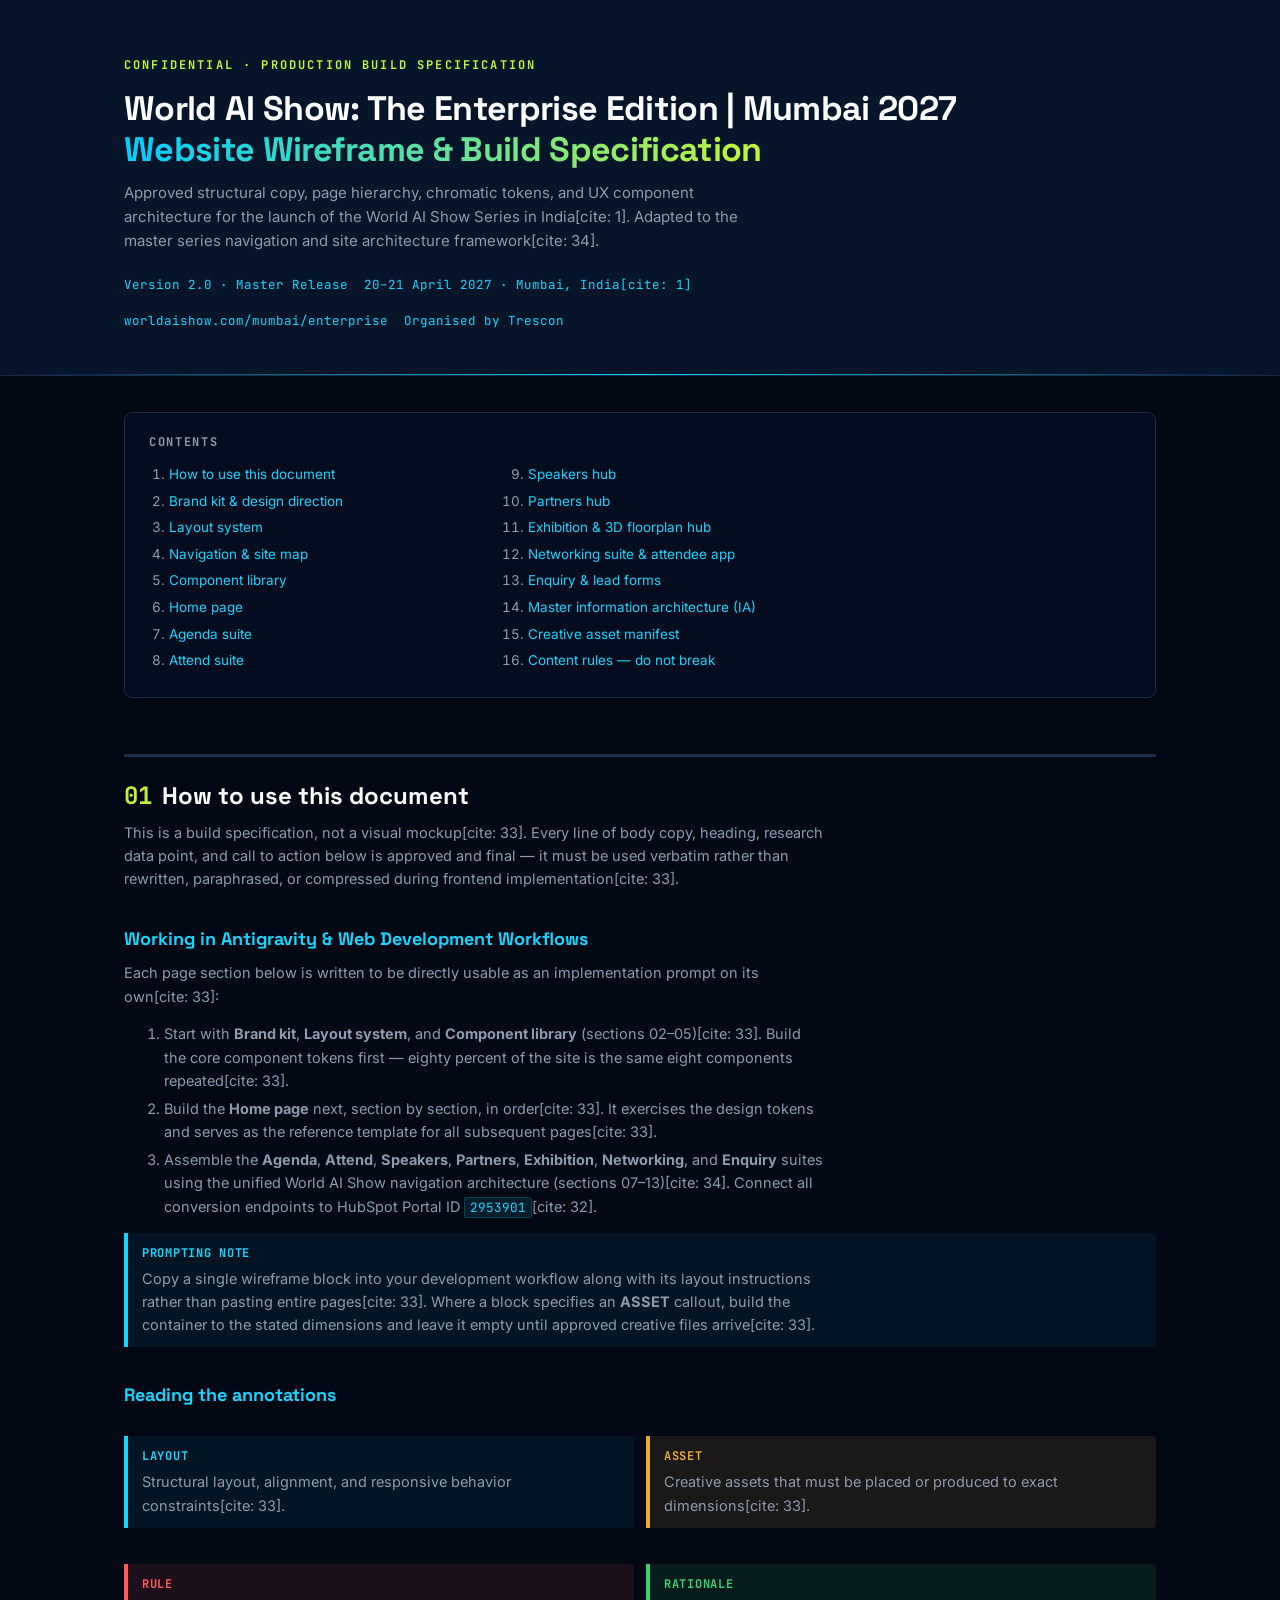
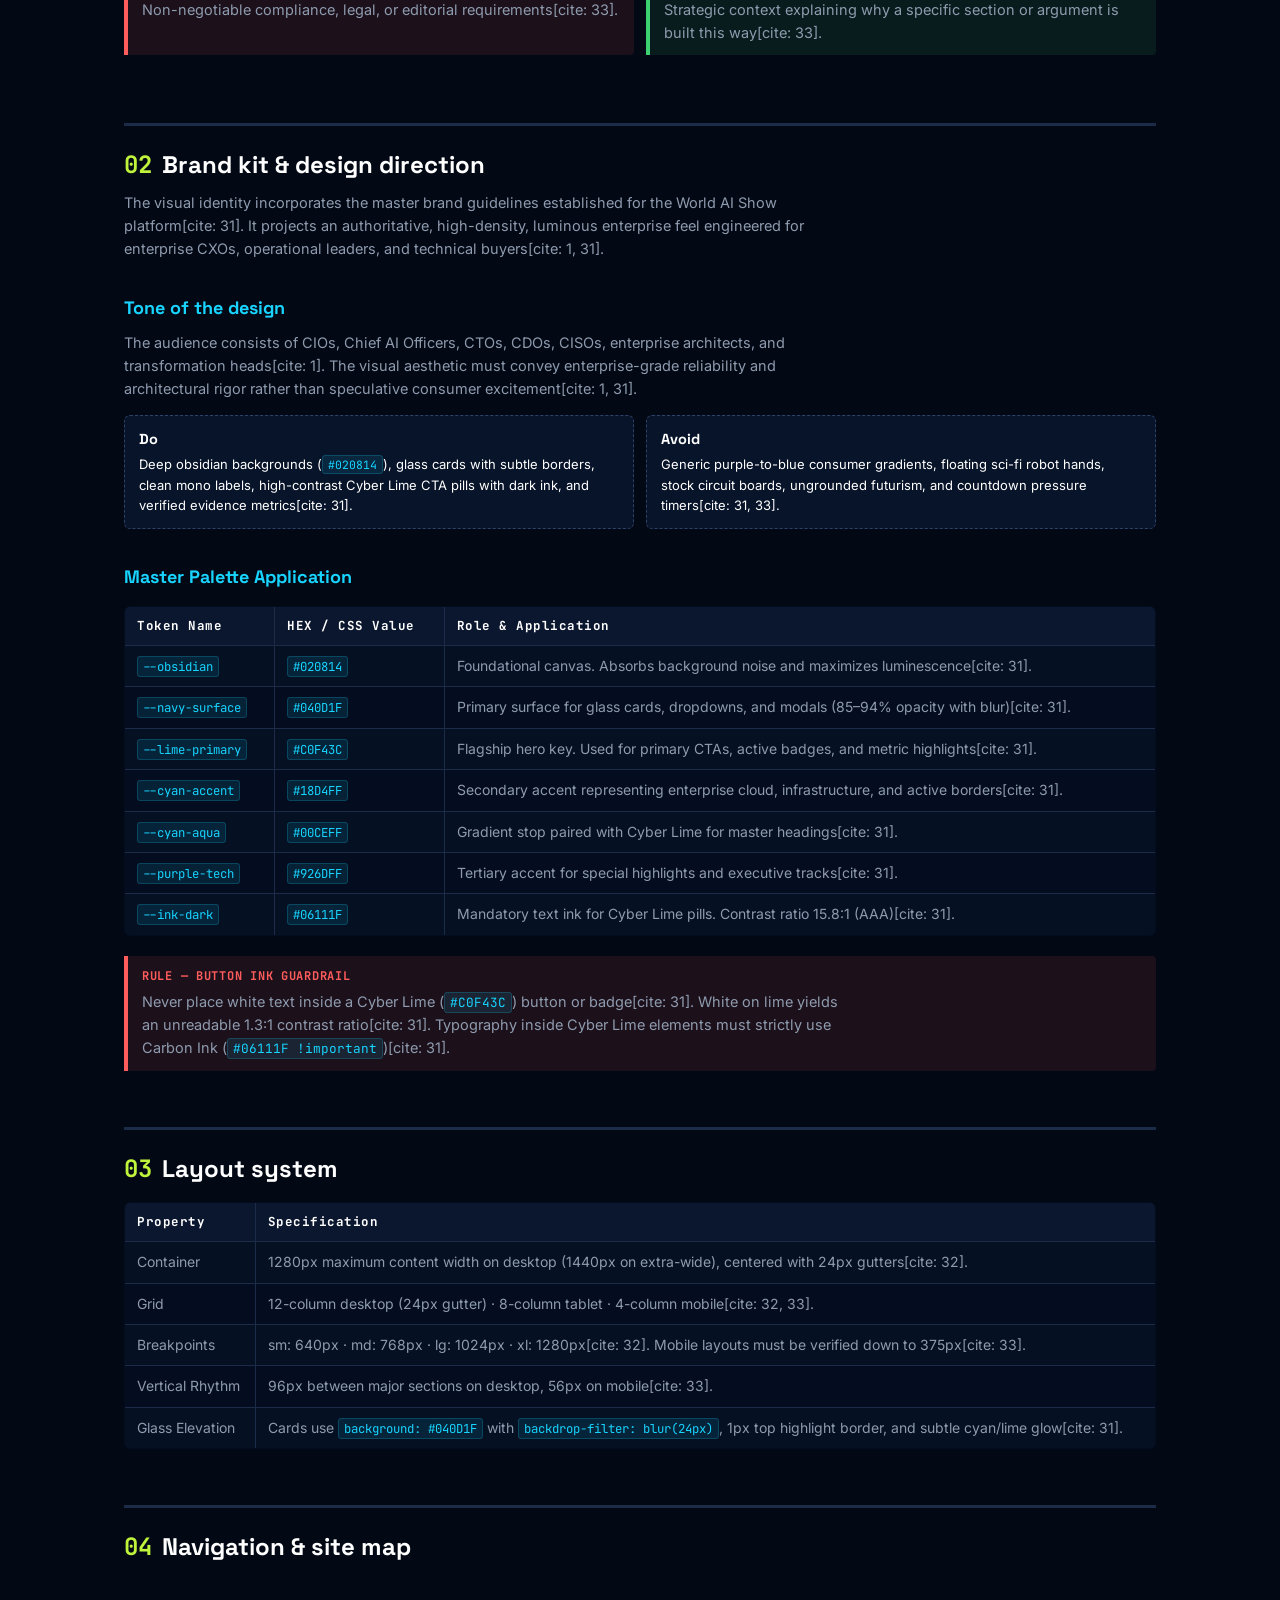
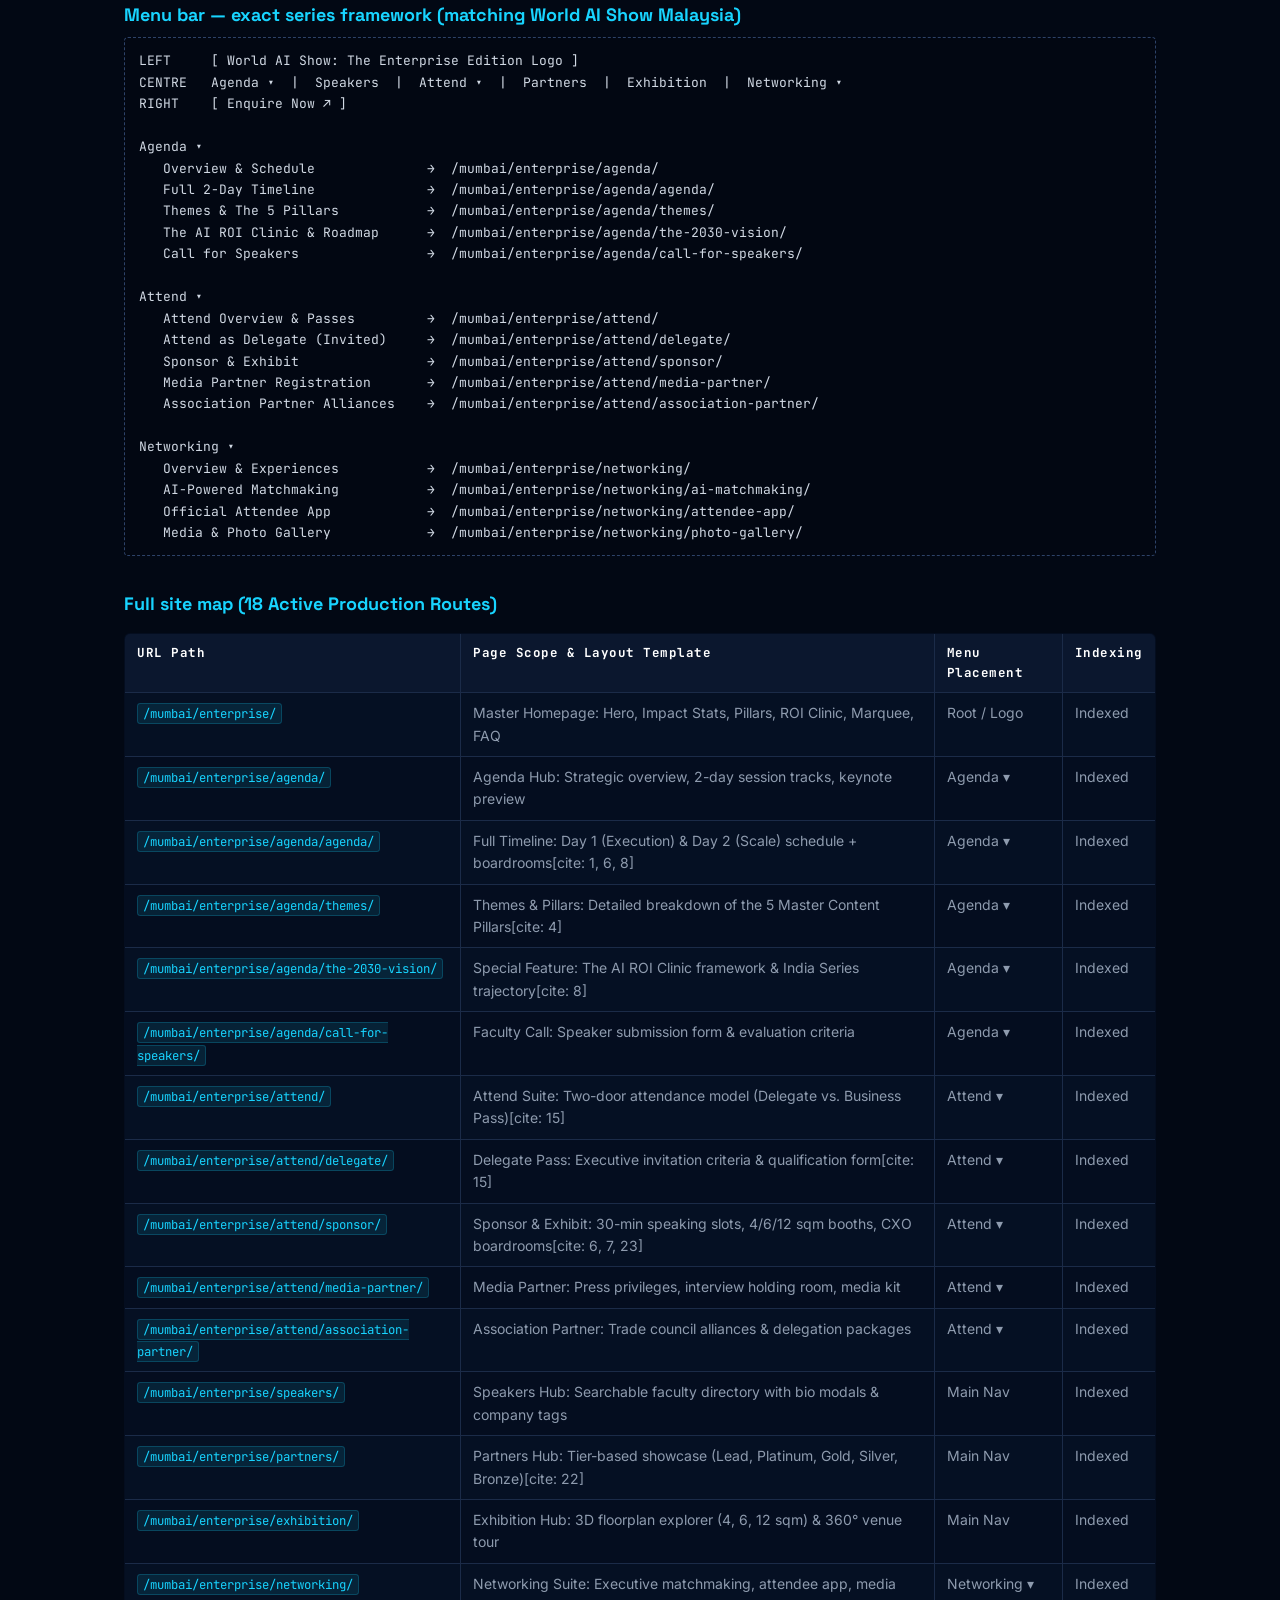
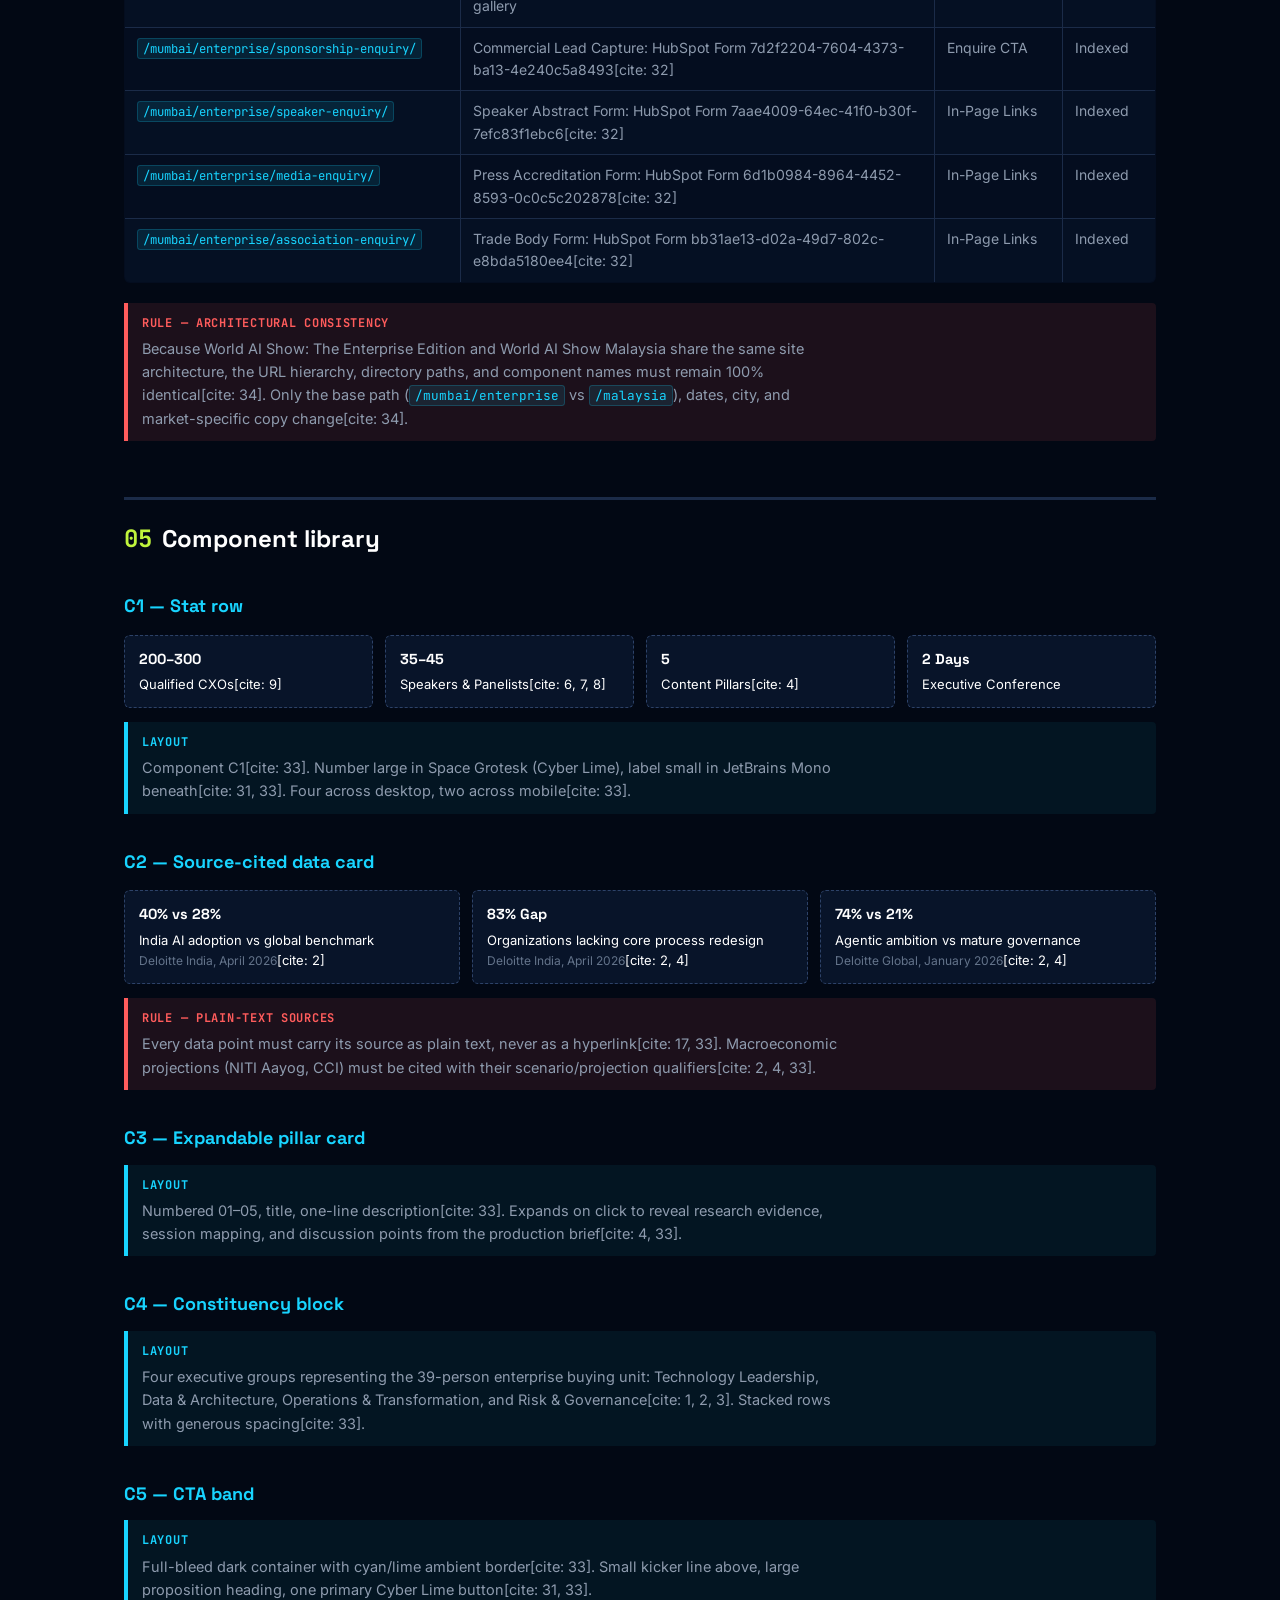
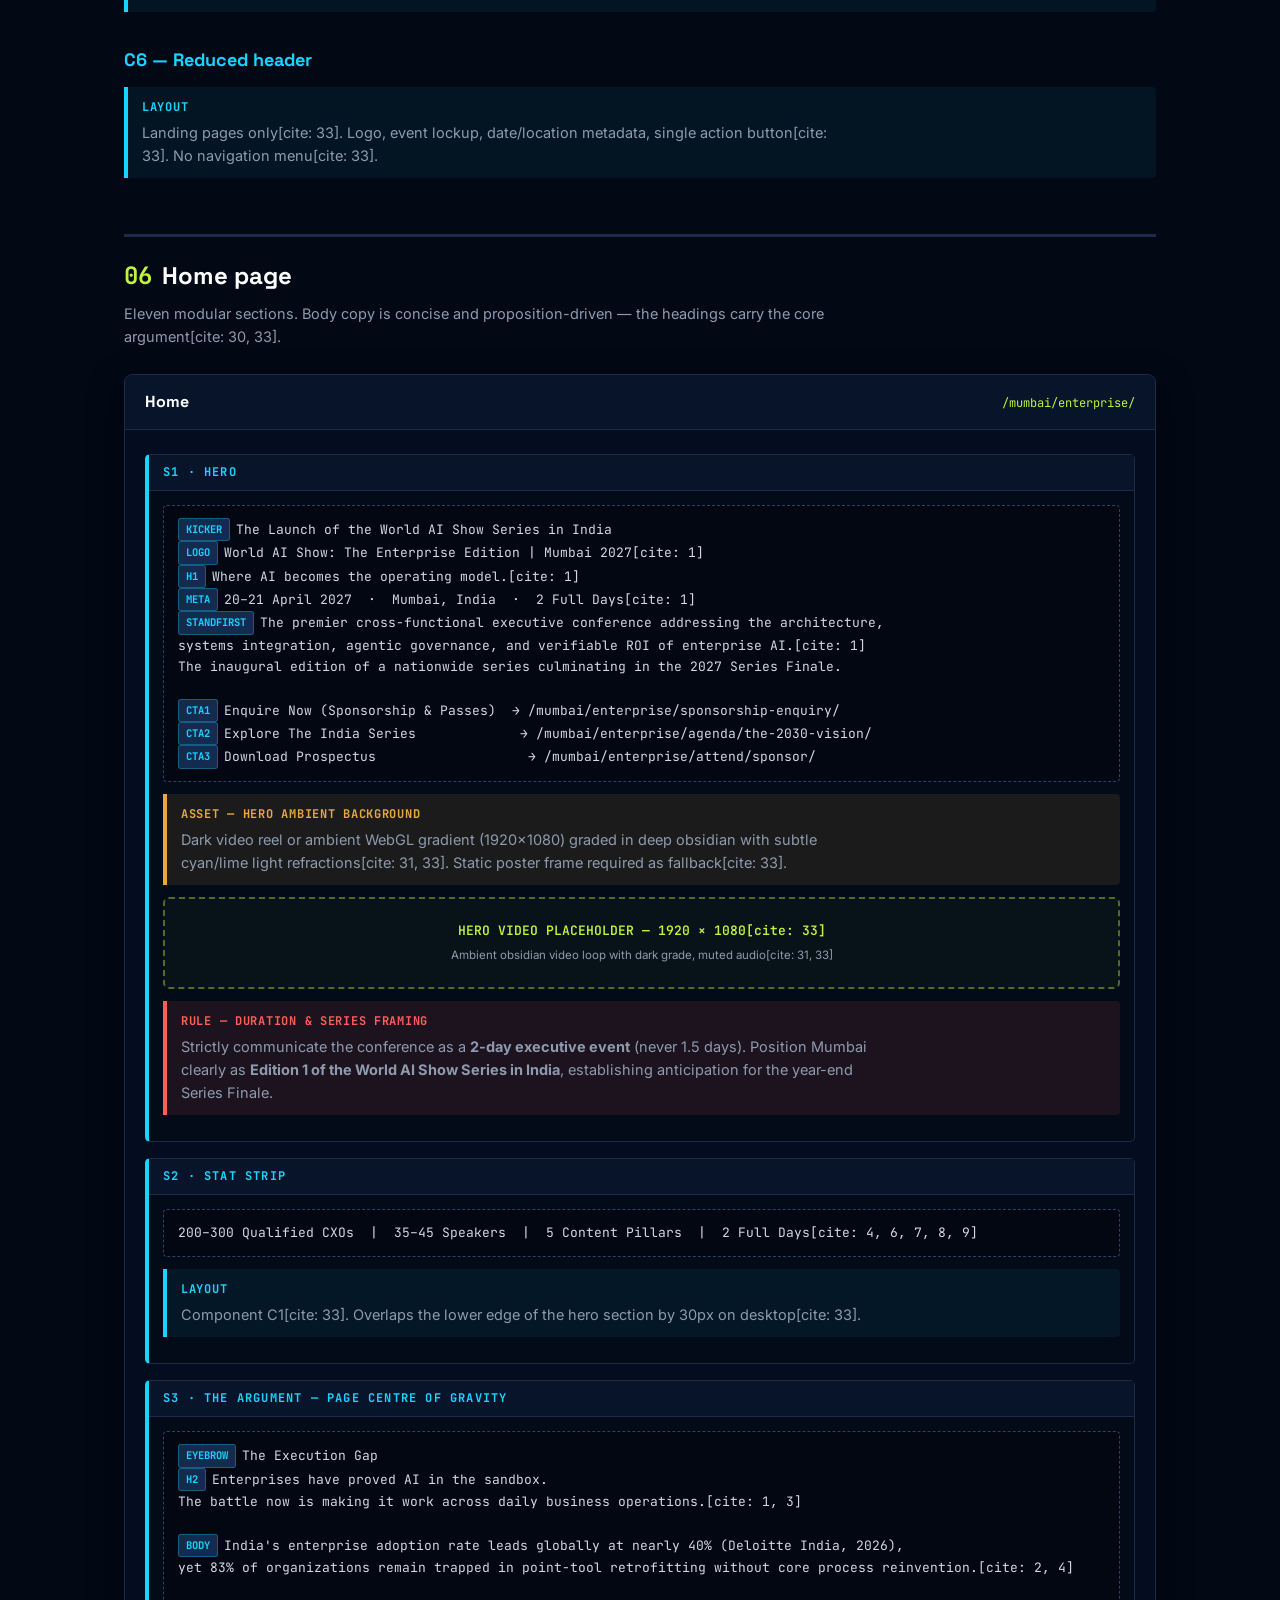
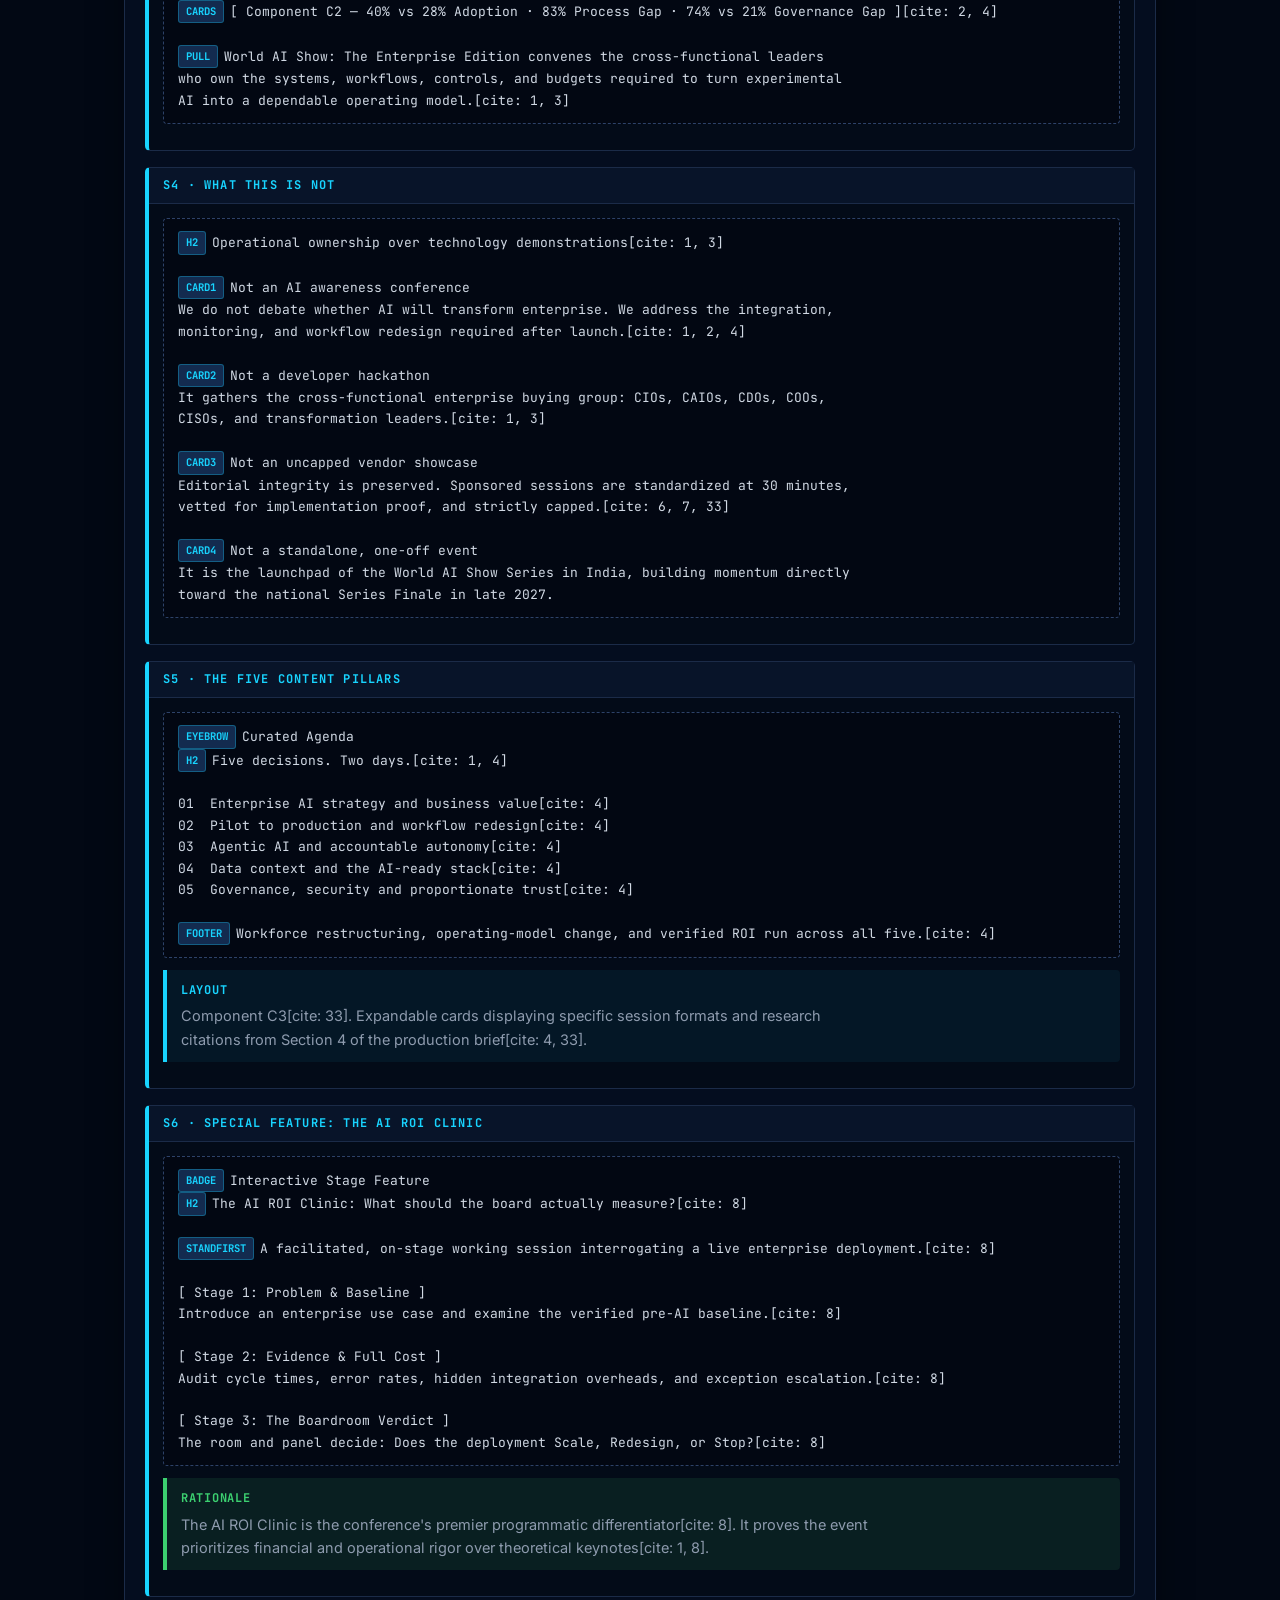
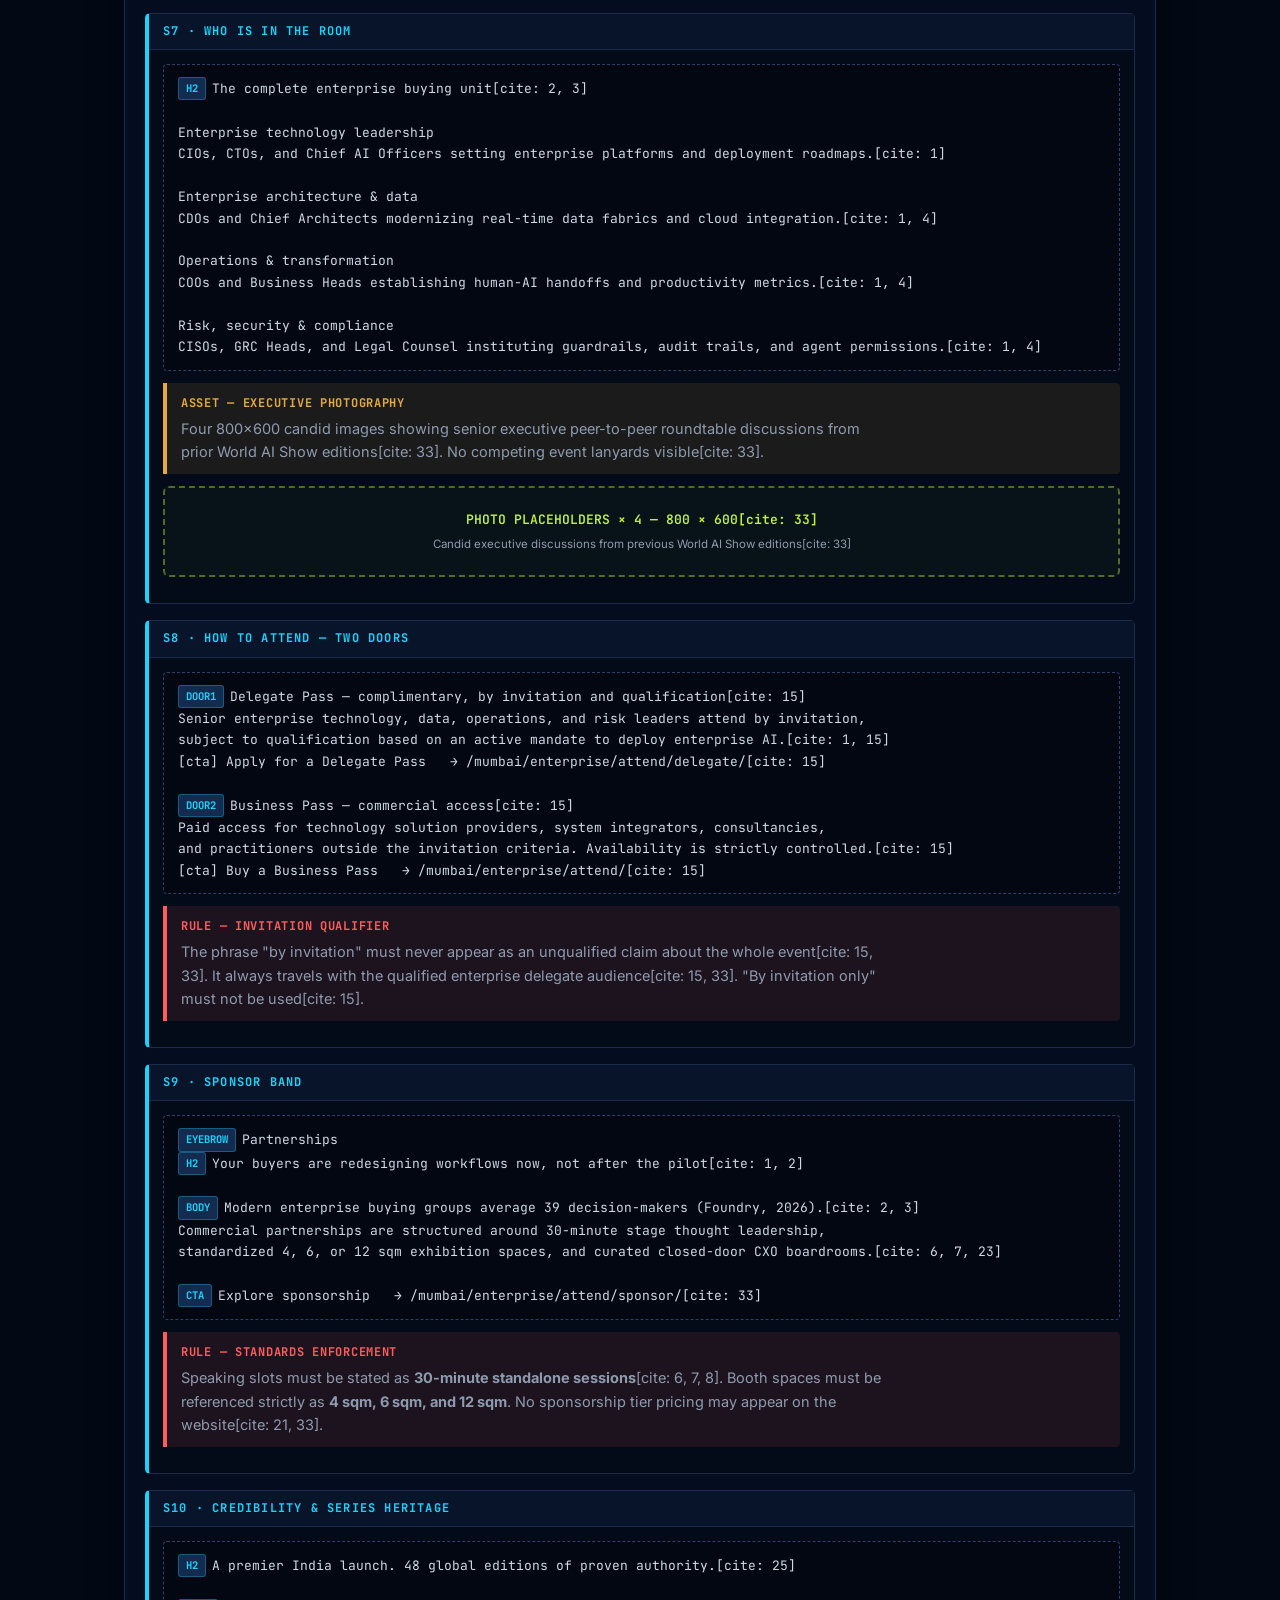
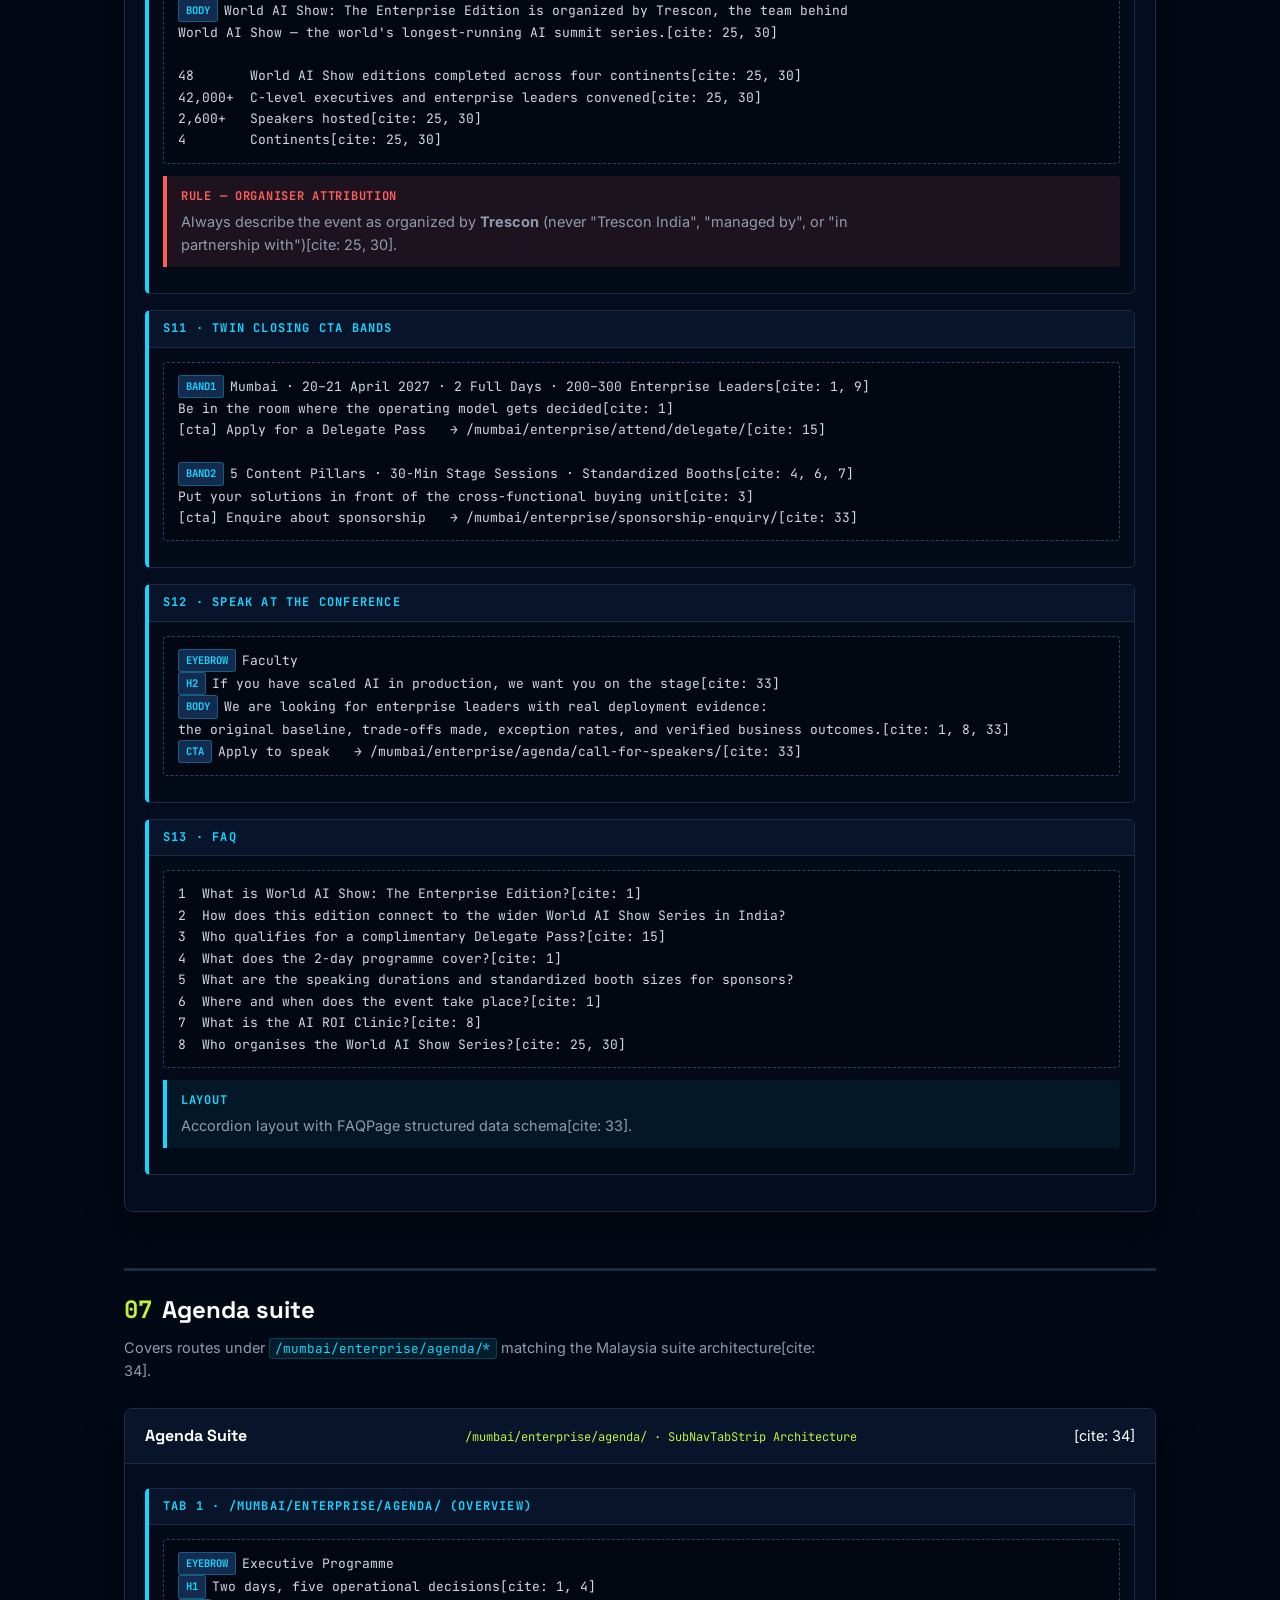
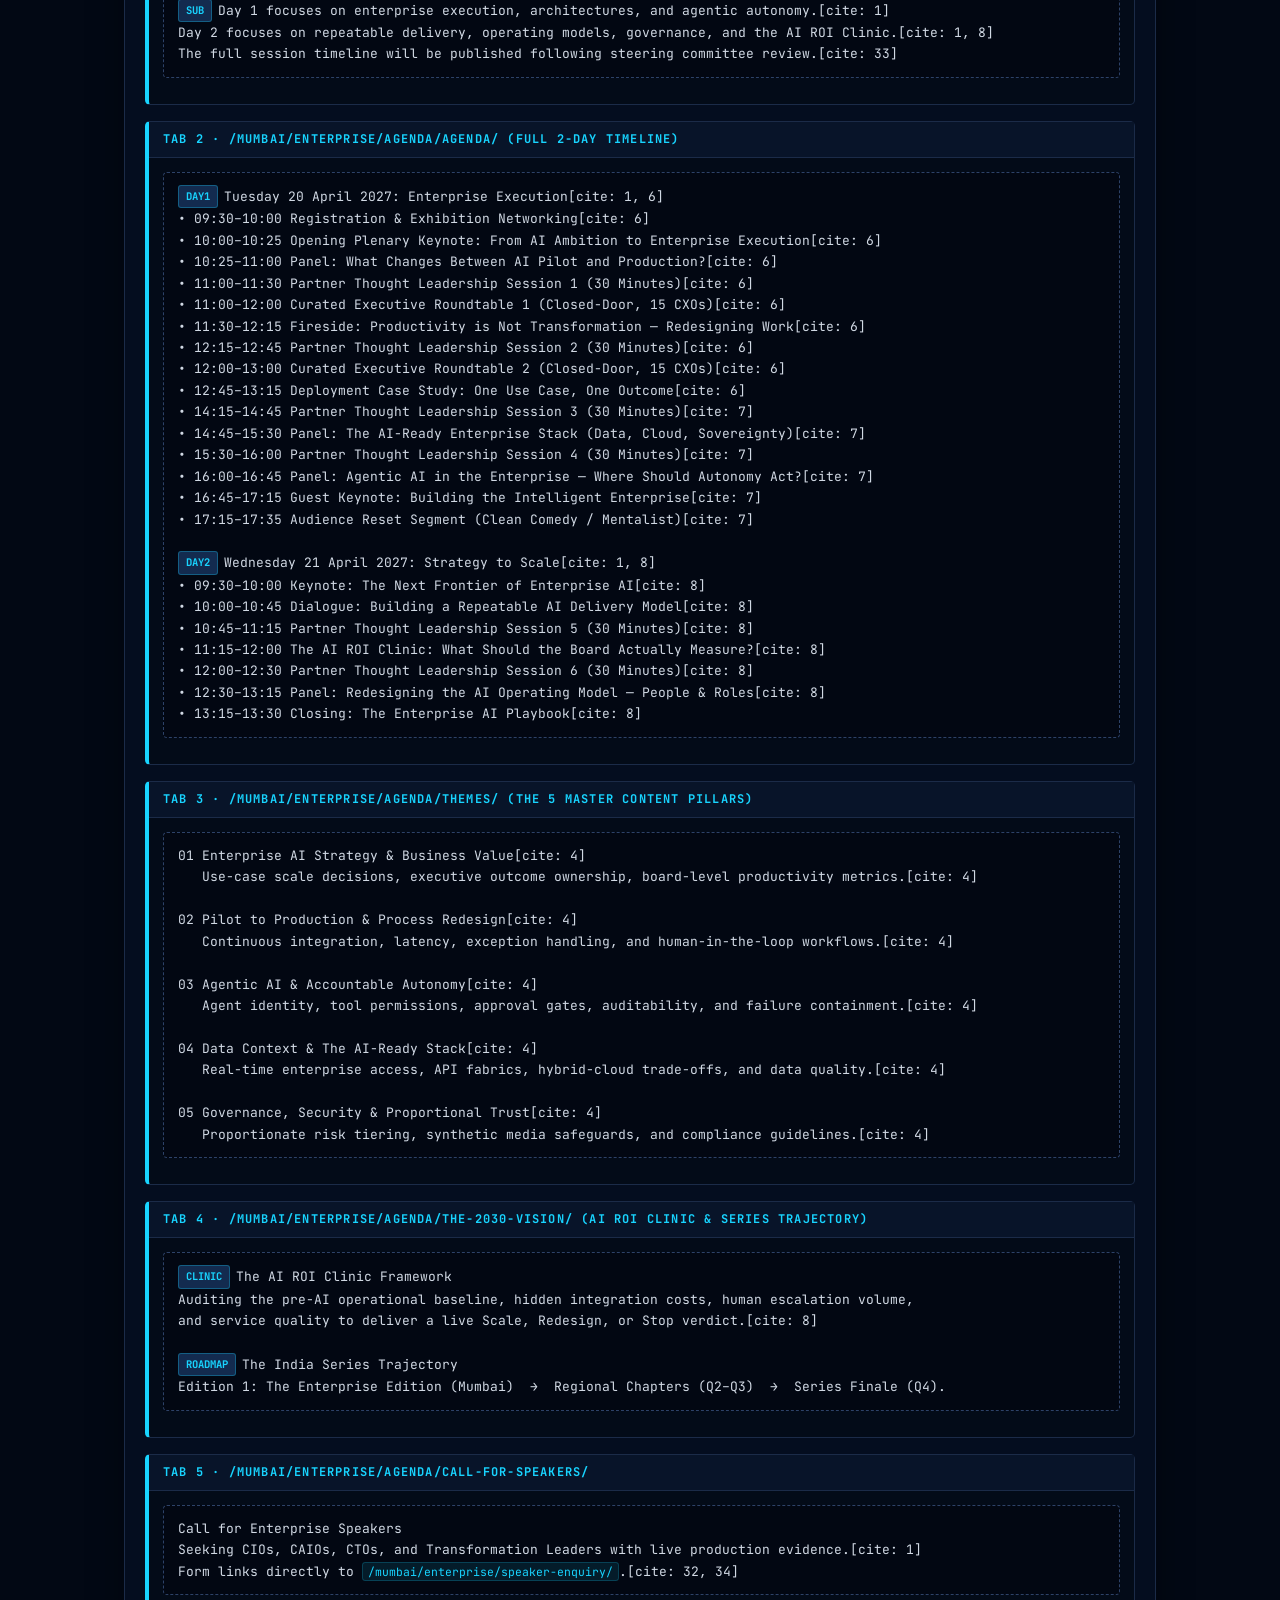
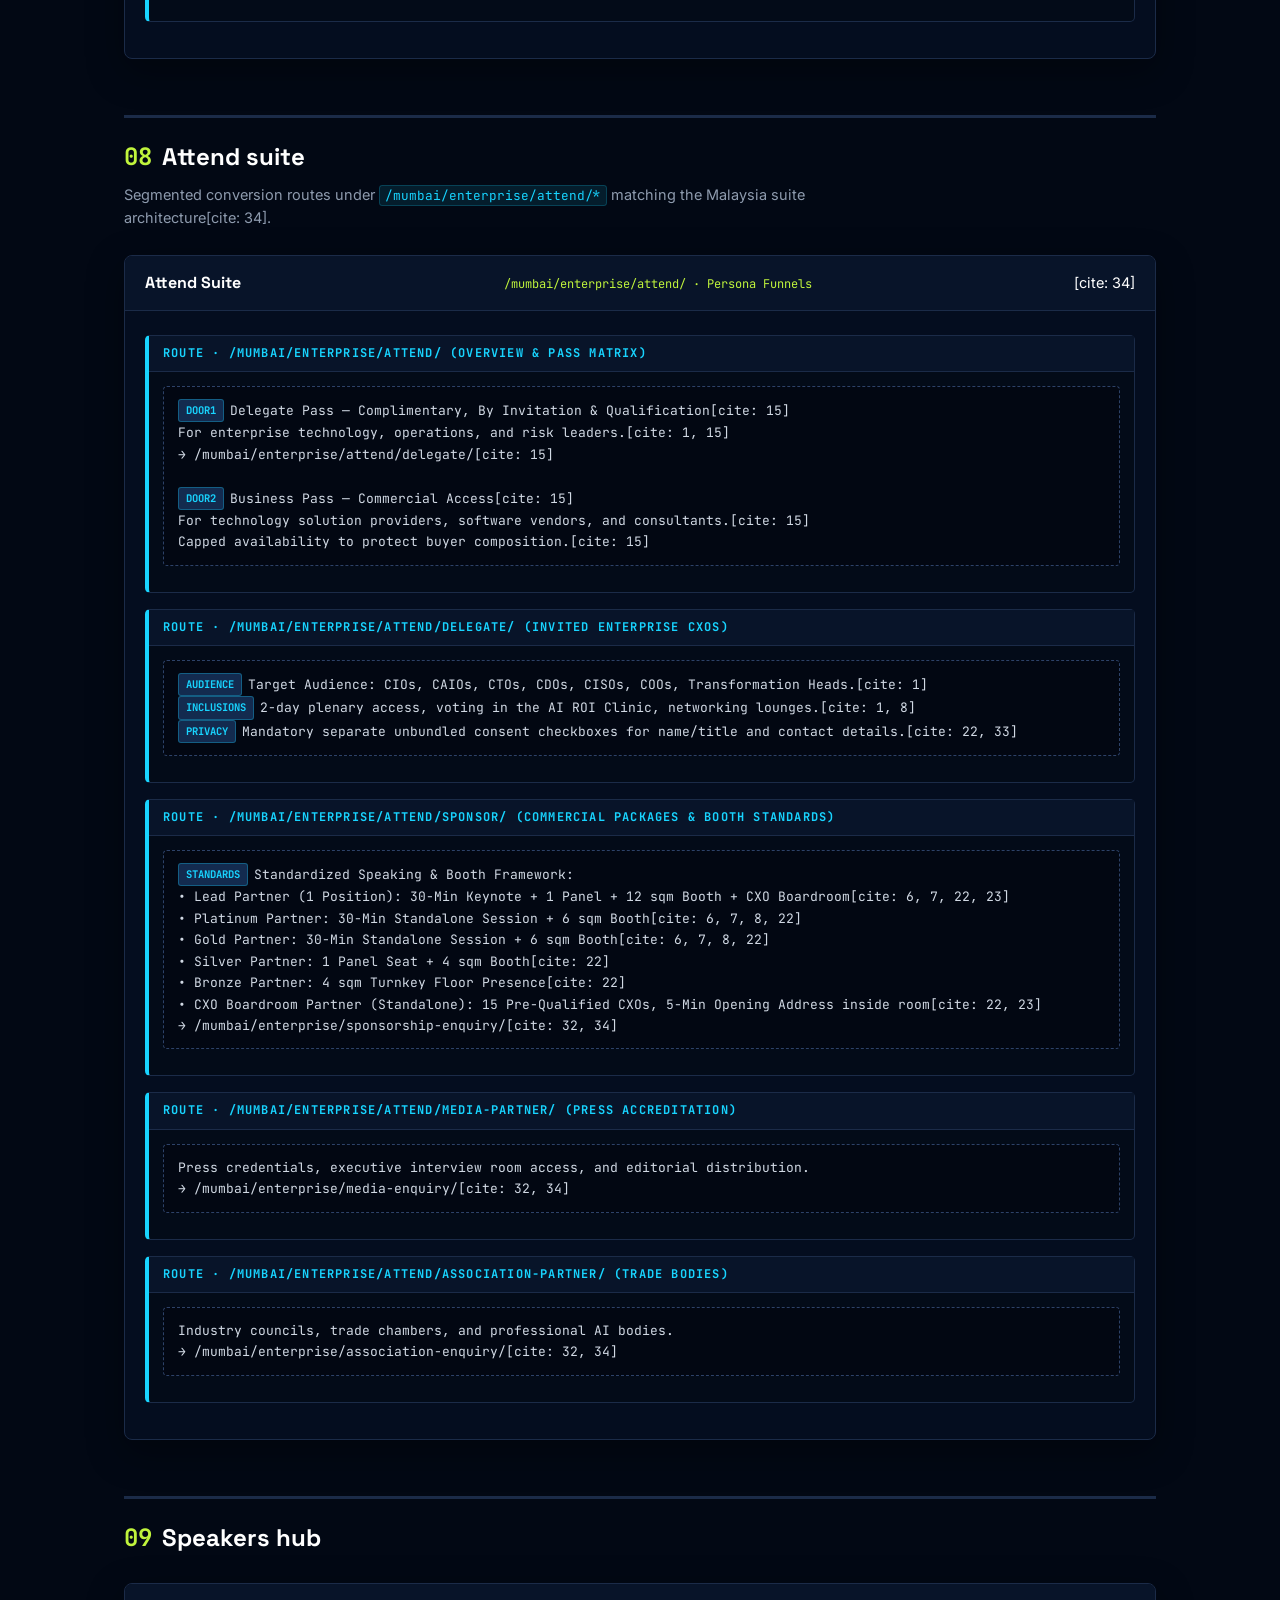
<file: brand/World_AI_Show_Enterprise_Mumbai_2027_Wireframe_Spec.html>
<!DOCTYPE html>
<html lang="en">
<head>
<meta charset="utf-8">
<meta name="viewport" content="width=device-width, initial-scale=1">
<title>World AI Show: The Enterprise Edition | Mumbai 2027 — Website Wireframe &amp; Build Specification</title>
<link rel="preconnect" href="https://fonts.googleapis.com">
<link rel="preconnect" href="https://fonts.gstatic.com" crossorigin>
<link href="https://fonts.googleapis.com/css2?family=Inter:wght@300;400;500;600;700;800&family=JetBrains+Mono:wght@400;500;600;700;800&family=Space+Grotesk:wght@400;500;600;700;850&display=swap" rel="stylesheet">
<style>
  :root {
    /* Brand Chromatic Science & Tokens */
    --obsidian: #020814;
    --navy-surface: #040D1F;
    --navy-card: #081429;
    --navy-header: #07152B;
    --border-dark: #1B2B48;
    --border-wire: #2D4268;
    --lime-primary: #C0F43C;
    --cyan-accent: #18D4FF;
    --cyan-aqua: #00CEFF;
    --purple-tech: #926DFF;
    --ink-dark: #06111F;
    --text-white: #FFFFFF;
    --text-muted: #8E9BAE;
    --text-dim: #64748B;
    --line: #1E2D4A;
    --light-tint: rgba(24, 212, 255, 0.05);
    --amber: #E5A93C;
    --amberbg: rgba(229, 169, 60, 0.1);
    --green: #3CD070;
    --greenbg: rgba(60, 208, 112, 0.1);
    --red: #FF5C5C;
    --redbg: rgba(255, 92, 92, 0.1);

    --font-display: 'Space Grotesk', -apple-system, BlinkMacSystemFont, sans-serif;
    --font-body: 'Inter', -apple-system, BlinkMacSystemFont, sans-serif;
    --font-mono: 'JetBrains Mono', ui-monospace, Menlo, Consolas, monospace;
  }
  * { box-sizing: border-box; }
  body {
    margin: 0;
    font-family: var(--font-body);
    color: var(--text-white);
    background: var(--obsidian);
    line-height: 1.6;
    font-size: 14.5px;
    -webkit-font-smoothing: antialiased;
  }
  .wrap { max-width: 1080px; margin: 0 auto; padding: 0 24px 120px; }

  /* Document Master Header */
  header.doc {
    background: var(--navy-header);
    border-bottom: 1px solid var(--border-dark);
    padding: 56px 0 44px;
    margin-bottom: 36px;
    position: relative;
    overflow: hidden;
  }
  header.doc::after {
    content: "";
    position: absolute;
    bottom: 0; left: 0; right: 0; height: 1px;
    background: linear-gradient(90deg, transparent 0%, var(--cyan-accent) 50%, transparent 100%);
  }
  header.doc .wrap { padding-bottom: 0; }
  header.doc .kicker {
    font-family: var(--font-mono);
    font-size: 12px;
    letter-spacing: .18em;
    text-transform: uppercase;
    color: var(--lime-primary);
    margin: 0 0 14px;
    font-weight: 700;
  }
  header.doc h1 {
    font-family: var(--font-display);
    font-size: 34px;
    line-height: 1.2;
    margin: 0 0 10px;
    font-weight: 850;
    letter-spacing: -0.02em;
  }
  header.doc h1 span {
    background: linear-gradient(90deg, var(--cyan-aqua) 0%, var(--lime-primary) 100%);
    -webkit-background-clip: text;
    -webkit-text-fill-color: transparent;
  }
  header.doc p { margin: 0; color: var(--text-muted); max-width: 72ch; font-size: 15px; }
  header.doc .meta {
    margin-top: 22px;
    font-family: var(--font-mono);
    font-size: 12.5px;
    color: var(--cyan-accent);
    display: flex;
    flex-wrap: wrap;
    gap: 16px;
  }

  /* Table of Contents */
  nav.toc {
    background: var(--navy-surface);
    border: 1px solid var(--border-dark);
    border-radius: 8px;
    padding: 20px 24px;
    margin-bottom: 40px;
  }
  nav.toc h2 {
    font-family: var(--font-mono);
    font-size: 12px;
    letter-spacing: .14em;
    text-transform: uppercase;
    color: var(--text-muted);
    margin: 0 0 12px;
  }
  nav.toc ol { margin: 0; padding-left: 20px; columns: 2; column-gap: 36px; }
  nav.toc li { margin-bottom: 5px; font-size: 13.5px; }
  nav.toc a { color: var(--cyan-accent); text-decoration: none; transition: color 0.15s ease; }
  nav.toc a:hover { color: var(--lime-primary); text-decoration: underline; }

  /* Typography & Structure */
  h2.sec {
    font-family: var(--font-display);
    font-size: 24px;
    margin: 56px 0 6px;
    padding-top: 20px;
    border-top: 3px solid var(--border-dark);
    color: var(--text-white);
  }
  h2.sec .num {
    font-family: var(--font-mono);
    color: var(--lime-primary);
    font-variant-numeric: tabular-nums;
    margin-right: 10px;
  }
  h3 { font-family: var(--font-display); font-size: 18px; margin: 34px 0 8px; color: var(--cyan-accent); }
  h4 { font-family: var(--font-display); font-size: 15px; margin: 22px 0 6px; color: var(--text-white); }
  p { margin: 0 0 12px; max-width: 78ch; color: var(--text-muted); }
  ul, ol { max-width: 78ch; color: var(--text-muted); }
  li { margin-bottom: 5px; }
  code {
    font-family: var(--font-mono);
    font-size: .88em;
    background: rgba(24, 212, 255, 0.1);
    color: var(--cyan-accent);
    padding: 1px 5px;
    border-radius: 3px;
    border: 1px solid rgba(24, 212, 255, 0.2);
  }

  /* Tables */
  table {
    border-collapse: collapse;
    width: 100%;
    margin: 14px 0 20px;
    font-size: 14px;
    background: var(--navy-surface);
    border: 1px solid var(--border-dark);
    border-radius: 6px;
    overflow: hidden;
  }
  th, td { border: 1px solid var(--border-dark); padding: 9px 12px; text-align: left; vertical-align: top; }
  th {
    background: #0B172E;
    color: var(--text-white);
    font-weight: 700;
    font-family: var(--font-mono);
    font-size: 12.5px;
    letter-spacing: 0.04em;
  }
  tr:nth-child(even) td { background: rgba(8, 20, 41, 0.4); }
  td { color: var(--text-muted); }
  td strong, td b { color: var(--text-white); }

  /* Page Module Block */
  .page {
    background: var(--navy-surface);
    border: 1px solid var(--border-dark);
    border-radius: 8px;
    margin: 26px 0;
    overflow: hidden;
    box-shadow: 0 12px 36px rgba(0,0,0,0.35);
  }
  .page > .ph {
    background: #081429;
    color: var(--text-white);
    padding: 14px 20px;
    display: flex;
    justify-content: space-between;
    align-items: baseline;
    flex-wrap: wrap;
    gap: 8px;
    border-bottom: 1px solid var(--border-dark);
  }
  .page > .ph .t { font-family: var(--font-display); font-weight: 700; font-size: 16px; }
  .page > .ph .u { font-family: var(--font-mono); font-size: 12px; color: var(--lime-primary); }
  .page > .pb { padding: 8px 20px 20px; }

  /* Wireframe Container Block */
  .blk {
    border: 1px solid var(--border-dark);
    border-left: 4px solid var(--cyan-accent);
    border-radius: 5px;
    margin: 16px 0;
    background: #030B18;
  }
  .blk > .bh {
    background: var(--navy-card);
    padding: 8px 14px;
    font-family: var(--font-mono);
    font-size: 12px;
    letter-spacing: .1em;
    text-transform: uppercase;
    color: var(--cyan-accent);
    font-weight: 700;
    border-bottom: 1px solid var(--border-dark);
  }
  .blk > .bb { padding: 14px; }
  .copy {
    font-family: var(--font-mono);
    font-size: 13px;
    line-height: 1.65;
    white-space: pre-wrap;
    background: #020712;
    border: 1px dashed var(--border-wire);
    border-radius: 4px;
    padding: 12px 14px;
    margin: 0 0 12px;
    color: #D1D9E4;
  }
  .lbl {
    display: inline-block;
    font-family: var(--font-mono);
    font-size: 10.5px;
    background: #132B4F;
    color: var(--cyan-accent);
    padding: 2px 7px;
    border-radius: 3px;
    margin-right: 6px;
    vertical-align: 1px;
    border: 1px solid rgba(24, 212, 255, 0.3);
    text-transform: uppercase;
    font-weight: bold;
  }

  /* Callouts & Alert Banners */
  .note { border-left: 4px solid var(--cyan-accent); background: rgba(24, 212, 255, 0.06); padding: 11px 14px; margin: 12px 0; border-radius: 0 4px 4px 0; }
  .note .h { font-family: var(--font-mono); font-weight: 700; color: var(--cyan-accent); font-size: 12px; letter-spacing: .06em; text-transform: uppercase; margin-bottom: 4px; }
  .asset { border-left: 4px solid var(--amber); background: var(--amberbg); padding: 11px 14px; margin: 12px 0; border-radius: 0 4px 4px 0; }
  .asset .h { font-family: var(--font-mono); font-weight: 700; color: var(--amber); font-size: 12px; letter-spacing: .06em; text-transform: uppercase; margin-bottom: 4px; }
  .rule { border-left: 4px solid var(--red); background: var(--redbg); padding: 11px 14px; margin: 12px 0; border-radius: 0 4px 4px 0; }
  .rule .h { font-family: var(--font-mono); font-weight: 700; color: var(--red); font-size: 12px; letter-spacing: .06em; text-transform: uppercase; margin-bottom: 4px; }
  .ok { border-left: 4px solid var(--green); background: var(--greenbg); padding: 11px 14px; margin: 12px 0; border-radius: 0 4px 4px 0; }
  .ok .h { font-family: var(--font-mono); font-weight: 700; color: var(--green); font-size: 12px; letter-spacing: .06em; text-transform: uppercase; margin-bottom: 4px; }
  .note p:last-child, .asset p:last-child, .rule p:last-child, .ok p:last-child { margin-bottom: 0; }

  .grid { display: grid; gap: 12px; margin: 14px 0; }
  .g2 { grid-template-columns: 1fr 1fr; }
  .g3 { grid-template-columns: 1fr 1fr 1fr; }
  .g4 { grid-template-columns: repeat(4, 1fr); }
  .card { border: 1px dashed var(--border-wire); background: var(--navy-card); border-radius: 6px; padding: 12px 14px; font-size: 13px; }
  .card b { display: block; font-family: var(--font-display); color: var(--text-white); margin-bottom: 3px; font-size: 14.5px; }

  /* Image Placeholders */
  .ph-img {
    border: 2px dashed rgba(192, 244, 60, 0.4);
    background: rgba(192, 244, 60, 0.03);
    border-radius: 6px;
    padding: 22px 14px;
    text-align: center;
    color: var(--lime-primary);
    font-family: var(--font-mono);
    font-size: 13px;
    font-weight: 600;
    margin: 12px 0;
  }
  .ph-img span { display: block; font-weight: 400; color: var(--text-muted); font-size: 11.5px; margin-top: 4px; font-family: var(--font-body); }

  @media(max-width:760px) {
    nav.toc ol { columns: 1; }
    .g2, .g3, .g4 { grid-template-columns: 1fr; }
    .page > .ph { flex-direction: column; }
  }
</style>
</head>
<body>

<header class="doc">
  <div class="wrap">
    <p class="kicker">Confidential · Production Build Specification</p>
    <h1>World AI Show: The Enterprise Edition | Mumbai 2027<br><span>Website Wireframe &amp; Build Specification</span></h1>
    <p>Approved structural copy, page hierarchy, chromatic tokens, and UX component architecture for the launch of the World AI Show Series in India[cite: 1]. Adapted to the master series navigation and site architecture framework[cite: 34].</p>
    <p class="meta">
      <span>Version 2.0 · Master Release</span>
      <span>20–21 April 2027 · Mumbai, India[cite: 1]</span>
      <span>worldaishow.com/mumbai/enterprise</span>
      <span>Organised by Trescon</span>
    </p>
  </div>
</header>

<div class="wrap">

<nav class="toc">
  <h2>Contents</h2>
  <ol>
    <li><a href="#how">How to use this document</a></li>
    <li><a href="#brand">Brand kit &amp; design direction</a></li>
    <li><a href="#system">Layout system</a></li>
    <li><a href="#nav">Navigation &amp; site map</a></li>
    <li><a href="#components">Component library</a></li>
    <li><a href="#home">Home page</a></li>
    <li><a href="#agenda-suite">Agenda suite</a></li>
    <li><a href="#attend-suite">Attend suite</a></li>
    <li><a href="#speakers-hub">Speakers hub</a></li>
    <li><a href="#partners-hub">Partners hub</a></li>
    <li><a href="#exhibition-hub">Exhibition &amp; 3D floorplan hub</a></li>
    <li><a href="#networking-hub">Networking suite &amp; attendee app</a></li>
    <li><a href="#enquiry-suite">Enquiry &amp; lead forms</a></li>
    <li><a href="#ia-tree">Master information architecture (IA)</a></li>
    <li><a href="#assets">Creative asset manifest</a></li>
    <li><a href="#rules">Content rules — do not break</a></li>
  </ol>
</nav>

<!-- ============ 01 ============ -->
<h2 class="sec" id="how"><span class="num">01</span>How to use this document</h2>

<p>This is a build specification, not a visual mockup[cite: 33]. Every line of body copy, heading, research data point, and call to action below is approved and final — it must be used verbatim rather than rewritten, paraphrased, or compressed during frontend implementation[cite: 33].</p>

<h3>Working in Antigravity &amp; Web Development Workflows</h3>
<p>Each page section below is written to be directly usable as an implementation prompt on its own[cite: 33]:</p>
<ol>
  <li>Start with <b>Brand kit</b>, <b>Layout system</b>, and <b>Component library</b> (sections 02–05)[cite: 33]. Build the core component tokens first — eighty percent of the site is the same eight components repeated[cite: 33].</li>
  <li>Build the <b>Home page</b> next, section by section, in order[cite: 33]. It exercises the design tokens and serves as the reference template for all subsequent pages[cite: 33].</li>
  <li>Assemble the <b>Agenda</b>, <b>Attend</b>, <b>Speakers</b>, <b>Partners</b>, <b>Exhibition</b>, <b>Networking</b>, and <b>Enquiry</b> suites using the unified World AI Show navigation architecture (sections 07–13)[cite: 34]. Connect all conversion endpoints to HubSpot Portal ID <code>2953901</code>[cite: 32].</li>
</ol>

<div class="note">
  <div class="h">Prompting note</div>
  <p>Copy a single wireframe block into your development workflow along with its layout instructions rather than pasting entire pages[cite: 33]. Where a block specifies an <b>ASSET</b> callout, build the container to the stated dimensions and leave it empty until approved creative files arrive[cite: 33].</p>
</div>

<h3>Reading the annotations</h3>
<div class="grid g2">
  <div class="note"><div class="h">Layout</div><p>Structural layout, alignment, and responsive behavior constraints[cite: 33].</p></div>
  <div class="asset"><div class="h">Asset</div><p>Creative assets that must be placed or produced to exact dimensions[cite: 33].</p></div>
  <div class="rule"><div class="h">Rule</div><p>Non-negotiable compliance, legal, or editorial requirements[cite: 33].</p></div>
  <div class="ok"><div class="h">Rationale</div><p>Strategic context explaining why a specific section or argument is built this way[cite: 33].</p></div>
</div>

<!-- ============ 02 ============ -->
<h2 class="sec" id="brand"><span class="num">02</span>Brand kit &amp; design direction</h2>

<p>The visual identity incorporates the master brand guidelines established for the World AI Show platform[cite: 31]. It projects an authoritative, high-density, luminous enterprise feel engineered for enterprise CXOs, operational leaders, and technical buyers[cite: 1, 31].</p>

<h3>Tone of the design</h3>
<p>The audience consists of CIOs, Chief AI Officers, CTOs, CDOs, CISOs, enterprise architects, and transformation heads[cite: 1]. The visual aesthetic must convey enterprise-grade reliability and architectural rigor rather than speculative consumer excitement[cite: 1, 31].</p>
<div class="grid g2">
  <div class="card"><b>Do</b>Deep obsidian backgrounds (<code>#020814</code>), glass cards with subtle borders, clean mono labels, high-contrast Cyber Lime CTA pills with dark ink, and verified evidence metrics[cite: 31].</div>
  <div class="card"><b>Avoid</b>Generic purple-to-blue consumer gradients, floating sci-fi robot hands, stock circuit boards, ungrounded futurism, and countdown pressure timers[cite: 31, 33].</div>
</div>

<h3>Master Palette Application</h3>
<table>
  <tr><th>Token Name</th><th>HEX / CSS Value</th><th>Role &amp; Application</th></tr>
  <tr><td><code>--obsidian</code></td><td><code>#020814</code></td><td>Foundational canvas. Absorbs background noise and maximizes luminescence[cite: 31].</td></tr>
  <tr><td><code>--navy-surface</code></td><td><code>#040D1F</code></td><td>Primary surface for glass cards, dropdowns, and modals (85–94% opacity with blur)[cite: 31].</td></tr>
  <tr><td><code>--lime-primary</code></td><td><code>#C0F43C</code></td><td>Flagship hero key. Used for primary CTAs, active badges, and metric highlights[cite: 31].</td></tr>
  <tr><td><code>--cyan-accent</code></td><td><code>#18D4FF</code></td><td>Secondary accent representing enterprise cloud, infrastructure, and active borders[cite: 31].</td></tr>
  <tr><td><code>--cyan-aqua</code></td><td><code>#00CEFF</code></td><td>Gradient stop paired with Cyber Lime for master headings[cite: 31].</td></tr>
  <tr><td><code>--purple-tech</code></td><td><code>#926DFF</code></td><td>Tertiary accent for special highlights and executive tracks[cite: 31].</td></tr>
  <tr><td><code>--ink-dark</code></td><td><code>#06111F</code></td><td>Mandatory text ink for Cyber Lime pills. Contrast ratio 15.8:1 (AAA)[cite: 31].</td></tr>
</table>

<div class="rule">
  <div class="h">Rule — Button Ink Guardrail</div>
  <p>Never place white text inside a Cyber Lime (<code>#C0F43C</code>) button or badge[cite: 31]. White on lime yields an unreadable 1.3:1 contrast ratio[cite: 31]. Typography inside Cyber Lime elements must strictly use Carbon Ink (<code>#06111F !important</code>)[cite: 31].</p>
</div>

<!-- ============ 03 ============ -->
<h2 class="sec" id="system"><span class="num">03</span>Layout system</h2>

<table>
  <tr><th>Property</th><th>Specification</th></tr>
  <tr><td>Container</td><td>1280px maximum content width on desktop (1440px on extra-wide), centered with 24px gutters[cite: 32].</td></tr>
  <tr><td>Grid</td><td>12-column desktop (24px gutter) · 8-column tablet · 4-column mobile[cite: 32, 33].</td></tr>
  <tr><td>Breakpoints</td><td>sm: 640px · md: 768px · lg: 1024px · xl: 1280px[cite: 32]. Mobile layouts must be verified down to 375px[cite: 33].</td></tr>
  <tr><td>Vertical Rhythm</td><td>96px between major sections on desktop, 56px on mobile[cite: 33].</td></tr>
  <tr><td>Glass Elevation</td><td>Cards use <code>background: #040D1F</code> with <code>backdrop-filter: blur(24px)</code>, 1px top highlight border, and subtle cyan/lime glow[cite: 31].</td></tr>
</table>

<!-- ============ 04 ============ -->
<h2 class="sec" id="nav"><span class="num">04</span>Navigation &amp; site map</h2>

<h3>Menu bar — exact series framework (matching World AI Show Malaysia)</h3>
<div class="copy">LEFT     [ World AI Show: The Enterprise Edition Logo ]
CENTRE   Agenda ▾  |  Speakers  |  Attend ▾  |  Partners  |  Exhibition  |  Networking ▾
RIGHT    [ Enquire Now ↗ ]

Agenda ▾
   Overview &amp; Schedule              →  /mumbai/enterprise/agenda/
   Full 2-Day Timeline              →  /mumbai/enterprise/agenda/agenda/
   Themes &amp; The 5 Pillars           →  /mumbai/enterprise/agenda/themes/
   The AI ROI Clinic &amp; Roadmap      →  /mumbai/enterprise/agenda/the-2030-vision/
   Call for Speakers                →  /mumbai/enterprise/agenda/call-for-speakers/

Attend ▾
   Attend Overview &amp; Passes         →  /mumbai/enterprise/attend/
   Attend as Delegate (Invited)     →  /mumbai/enterprise/attend/delegate/
   Sponsor &amp; Exhibit                →  /mumbai/enterprise/attend/sponsor/
   Media Partner Registration       →  /mumbai/enterprise/attend/media-partner/
   Association Partner Alliances    →  /mumbai/enterprise/attend/association-partner/

Networking ▾
   Overview &amp; Experiences           →  /mumbai/enterprise/networking/
   AI-Powered Matchmaking           →  /mumbai/enterprise/networking/ai-matchmaking/
   Official Attendee App            →  /mumbai/enterprise/networking/attendee-app/
   Media &amp; Photo Gallery            →  /mumbai/enterprise/networking/photo-gallery/</div>

<h3>Full site map (18 Active Production Routes)</h3>
<table>
  <tr><th>URL Path</th><th>Page Scope &amp; Layout Template</th><th>Menu Placement</th><th>Indexing</th></tr>
  <tr><td><code>/mumbai/enterprise/</code></td><td>Master Homepage: Hero, Impact Stats, Pillars, ROI Clinic, Marquee, FAQ</td><td>Root / Logo</td><td>Indexed</td></tr>
  <tr><td><code>/mumbai/enterprise/agenda/</code></td><td>Agenda Hub: Strategic overview, 2-day session tracks, keynote preview</td><td>Agenda ▾</td><td>Indexed</td></tr>
  <tr><td><code>/mumbai/enterprise/agenda/agenda/</code></td><td>Full Timeline: Day 1 (Execution) &amp; Day 2 (Scale) schedule + boardrooms[cite: 1, 6, 8]</td><td>Agenda ▾</td><td>Indexed</td></tr>
  <tr><td><code>/mumbai/enterprise/agenda/themes/</code></td><td>Themes &amp; Pillars: Detailed breakdown of the 5 Master Content Pillars[cite: 4]</td><td>Agenda ▾</td><td>Indexed</td></tr>
  <tr><td><code>/mumbai/enterprise/agenda/the-2030-vision/</code></td><td>Special Feature: The AI ROI Clinic framework &amp; India Series trajectory[cite: 8]</td><td>Agenda ▾</td><td>Indexed</td></tr>
  <tr><td><code>/mumbai/enterprise/agenda/call-for-speakers/</code></td><td>Faculty Call: Speaker submission form &amp; evaluation criteria</td><td>Agenda ▾</td><td>Indexed</td></tr>
  <tr><td><code>/mumbai/enterprise/attend/</code></td><td>Attend Suite: Two-door attendance model (Delegate vs. Business Pass)[cite: 15]</td><td>Attend ▾</td><td>Indexed</td></tr>
  <tr><td><code>/mumbai/enterprise/attend/delegate/</code></td><td>Delegate Pass: Executive invitation criteria &amp; qualification form[cite: 15]</td><td>Attend ▾</td><td>Indexed</td></tr>
  <tr><td><code>/mumbai/enterprise/attend/sponsor/</code></td><td>Sponsor &amp; Exhibit: 30-min speaking slots, 4/6/12 sqm booths, CXO boardrooms[cite: 6, 7, 23]</td><td>Attend ▾</td><td>Indexed</td></tr>
  <tr><td><code>/mumbai/enterprise/attend/media-partner/</code></td><td>Media Partner: Press privileges, interview holding room, media kit</td><td>Attend ▾</td><td>Indexed</td></tr>
  <tr><td><code>/mumbai/enterprise/attend/association-partner/</code></td><td>Association Partner: Trade council alliances &amp; delegation packages</td><td>Attend ▾</td><td>Indexed</td></tr>
  <tr><td><code>/mumbai/enterprise/speakers/</code></td><td>Speakers Hub: Searchable faculty directory with bio modals &amp; company tags</td><td>Main Nav</td><td>Indexed</td></tr>
  <tr><td><code>/mumbai/enterprise/partners/</code></td><td>Partners Hub: Tier-based showcase (Lead, Platinum, Gold, Silver, Bronze)[cite: 22]</td><td>Main Nav</td><td>Indexed</td></tr>
  <tr><td><code>/mumbai/enterprise/exhibition/</code></td><td>Exhibition Hub: 3D floorplan explorer (4, 6, 12 sqm) &amp; 360° venue tour</td><td>Main Nav</td><td>Indexed</td></tr>
  <tr><td><code>/mumbai/enterprise/networking/</code></td><td>Networking Suite: Executive matchmaking, attendee app, media gallery</td><td>Networking ▾</td><td>Indexed</td></tr>
  <tr><td><code>/mumbai/enterprise/sponsorship-enquiry/</code></td><td>Commercial Lead Capture: HubSpot Form 7d2f2204-7604-4373-ba13-4e240c5a8493[cite: 32]</td><td>Enquire CTA</td><td>Indexed</td></tr>
  <tr><td><code>/mumbai/enterprise/speaker-enquiry/</code></td><td>Speaker Abstract Form: HubSpot Form 7aae4009-64ec-41f0-b30f-7efc83f1ebc6[cite: 32]</td><td>In-Page Links</td><td>Indexed</td></tr>
  <tr><td><code>/mumbai/enterprise/media-enquiry/</code></td><td>Press Accreditation Form: HubSpot Form 6d1b0984-8964-4452-8593-0c0c5c202878[cite: 32]</td><td>In-Page Links</td><td>Indexed</td></tr>
  <tr><td><code>/mumbai/enterprise/association-enquiry/</code></td><td>Trade Body Form: HubSpot Form bb31ae13-d02a-49d7-802c-e8bda5180ee4[cite: 32]</td><td>In-Page Links</td><td>Indexed</td></tr>
</table>

<div class="rule">
  <div class="h">Rule — Architectural Consistency</div>
  <p>Because World AI Show: The Enterprise Edition and World AI Show Malaysia share the same site architecture, the URL hierarchy, directory paths, and component names must remain 100% identical[cite: 34]. Only the base path (<code>/mumbai/enterprise</code> vs <code>/malaysia</code>), dates, city, and market-specific copy change[cite: 34].</p>
</div>

<!-- ============ 05 ============ -->
<h2 class="sec" id="components"><span class="num">05</span>Component library</h2>

<h3>C1 — Stat row</h3>
<div class="grid g4">
  <div class="card"><b>200–300</b>Qualified CXOs[cite: 9]</div>
  <div class="card"><b>35–45</b>Speakers &amp; Panelists[cite: 6, 7, 8]</div>
  <div class="card"><b>5</b>Content Pillars[cite: 4]</div>
  <div class="card"><b>2 Days</b>Executive Conference</div>
</div>
<div class="note"><div class="h">Layout</div><p>Component C1[cite: 33]. Number large in Space Grotesk (Cyber Lime), label small in JetBrains Mono beneath[cite: 31, 33]. Four across desktop, two across mobile[cite: 33].</p></div>

<h3>C2 — Source-cited data card</h3>
<div class="grid g3">
  <div class="card"><b>40% vs 28%</b>India AI adoption vs global benchmark<br><span style="color:var(--text-dim);font-size:12px">Deloitte India, April 2026</span>[cite: 2]</div>
  <div class="card"><b>83% Gap</b>Organizations lacking core process redesign<br><span style="color:var(--text-dim);font-size:12px">Deloitte India, April 2026</span>[cite: 2, 4]</div>
  <div class="card"><b>74% vs 21%</b>Agentic ambition vs mature governance<br><span style="color:var(--text-dim);font-size:12px">Deloitte Global, January 2026</span>[cite: 2, 4]</div>
</div>
<div class="rule"><div class="h">Rule — Plain-Text Sources</div><p>Every data point must carry its source as plain text, never as a hyperlink[cite: 17, 33]. Macroeconomic projections (NITI Aayog, CCI) must be cited with their scenario/projection qualifiers[cite: 2, 4, 33].</p></div>

<h3>C3 — Expandable pillar card</h3>
<div class="note"><div class="h">Layout</div><p>Numbered 01–05, title, one-line description[cite: 33]. Expands on click to reveal research evidence, session mapping, and discussion points from the production brief[cite: 4, 33].</p></div>

<h3>C4 — Constituency block</h3>
<div class="note"><div class="h">Layout</div><p>Four executive groups representing the 39-person enterprise buying unit: Technology Leadership, Data &amp; Architecture, Operations &amp; Transformation, and Risk &amp; Governance[cite: 1, 2, 3]. Stacked rows with generous spacing[cite: 33].</p></div>

<h3>C5 — CTA band</h3>
<div class="note"><div class="h">Layout</div><p>Full-bleed dark container with cyan/lime ambient border[cite: 33]. Small kicker line above, large proposition heading, one primary Cyber Lime button[cite: 31, 33].</p></div>

<h3>C6 — Reduced header</h3>
<div class="note"><div class="h">Layout</div><p>Landing pages only[cite: 33]. Logo, event lockup, date/location metadata, single action button[cite: 33]. No navigation menu[cite: 33].</p></div>

<!-- ============ 06 ============ -->
<h2 class="sec" id="home"><span class="num">06</span>Home page</h2>
<p>Eleven modular sections. Body copy is concise and proposition-driven — the headings carry the core argument[cite: 30, 33].</p>

<div class="page">
  <div class="ph"><span class="t">Home</span><span class="u">/mumbai/enterprise/</span></div>
  <div class="pb">

  <div class="blk"><div class="bh">S1 · Hero</div><div class="bb">
    <div class="copy"><span class="lbl">kicker</span>The Launch of the World AI Show Series in India
<span class="lbl">logo</span>World AI Show: The Enterprise Edition | Mumbai 2027[cite: 1]
<span class="lbl">h1</span>Where AI becomes the operating model.[cite: 1]
<span class="lbl">meta</span>20–21 April 2027  ·  Mumbai, India  ·  2 Full Days[cite: 1]
<span class="lbl">standfirst</span>The premier cross-functional executive conference addressing the architecture,
systems integration, agentic governance, and verifiable ROI of enterprise AI.[cite: 1]
The inaugural edition of a nationwide series culminating in the 2027 Series Finale.

<span class="lbl">cta1</span>Enquire Now (Sponsorship &amp; Passes)  → /mumbai/enterprise/sponsorship-enquiry/
<span class="lbl">cta2</span>Explore The India Series             → /mumbai/enterprise/agenda/the-2030-vision/
<span class="lbl">cta3</span>Download Prospectus                   → /mumbai/enterprise/attend/sponsor/</div>
    <div class="asset"><div class="h">Asset — Hero Ambient Background</div>
      <p>Dark video reel or ambient WebGL gradient (1920×1080) graded in deep obsidian with subtle cyan/lime light refractions[cite: 31, 33]. Static poster frame required as fallback[cite: 33].</p></div>
    <div class="ph-img">HERO VIDEO PLACEHOLDER — 1920 × 1080[cite: 33]<span>Ambient obsidian video loop with dark grade, muted audio[cite: 31, 33]</span></div>
    <div class="rule"><div class="h">Rule — Duration &amp; Series Framing</div><p>Strictly communicate the conference as a <b>2-day executive event</b> (never 1.5 days). Position Mumbai clearly as <b>Edition 1 of the World AI Show Series in India</b>, establishing anticipation for the year-end Series Finale.</p></div>
  </div></div>

  <div class="blk"><div class="bh">S2 · Stat strip</div><div class="bb">
    <div class="copy">200–300 Qualified CXOs  |  35–45 Speakers  |  5 Content Pillars  |  2 Full Days[cite: 4, 6, 7, 8, 9]</div>
    <div class="note"><div class="h">Layout</div><p>Component C1[cite: 33]. Overlaps the lower edge of the hero section by 30px on desktop[cite: 33].</p></div>
  </div></div>

  <div class="blk"><div class="bh">S3 · The argument — page centre of gravity</div><div class="bb">
    <div class="copy"><span class="lbl">eyebrow</span>The Execution Gap
<span class="lbl">h2</span>Enterprises have proved AI in the sandbox.
The battle now is making it work across daily business operations.[cite: 1, 3]

<span class="lbl">body</span>India's enterprise adoption rate leads globally at nearly 40% (Deloitte India, 2026),
yet 83% of organizations remain trapped in point-tool retrofitting without core process reinvention.[cite: 2, 4]

<span class="lbl">cards</span>[ Component C2 — 40% vs 28% Adoption · 83% Process Gap · 74% vs 21% Governance Gap ][cite: 2, 4]

<span class="lbl">pull</span>World AI Show: The Enterprise Edition convenes the cross-functional leaders
who own the systems, workflows, controls, and budgets required to turn experimental
AI into a dependable operating model.[cite: 1, 3]</div>
  </div></div>

  <div class="blk"><div class="bh">S4 · What this is not</div><div class="bb">
    <div class="copy"><span class="lbl">h2</span>Operational ownership over technology demonstrations[cite: 1, 3]

<span class="lbl">card1</span>Not an AI awareness conference
We do not debate whether AI will transform enterprise. We address the integration,
monitoring, and workflow redesign required after launch.[cite: 1, 2, 4]

<span class="lbl">card2</span>Not a developer hackathon
It gathers the cross-functional enterprise buying group: CIOs, CAIOs, CDOs, COOs,
CISOs, and transformation leaders.[cite: 1, 3]

<span class="lbl">card3</span>Not an uncapped vendor showcase
Editorial integrity is preserved. Sponsored sessions are standardized at 30 minutes,
vetted for implementation proof, and strictly capped.[cite: 6, 7, 33]

<span class="lbl">card4</span>Not a standalone, one-off event
It is the launchpad of the World AI Show Series in India, building momentum directly
toward the national Series Finale in late 2027.</div>
  </div></div>

  <div class="blk"><div class="bh">S5 · The five content pillars</div><div class="bb">
    <div class="copy"><span class="lbl">eyebrow</span>Curated Agenda
<span class="lbl">h2</span>Five decisions. Two days.[cite: 1, 4]

01  Enterprise AI strategy and business value[cite: 4]
02  Pilot to production and workflow redesign[cite: 4]
03  Agentic AI and accountable autonomy[cite: 4]
04  Data context and the AI-ready stack[cite: 4]
05  Governance, security and proportionate trust[cite: 4]

<span class="lbl">footer</span>Workforce restructuring, operating-model change, and verified ROI run across all five.[cite: 4]</div>
    <div class="note"><div class="h">Layout</div><p>Component C3[cite: 33]. Expandable cards displaying specific session formats and research citations from Section 4 of the production brief[cite: 4, 33].</p></div>
  </div></div>

  <div class="blk"><div class="bh">S6 · Special feature: The AI ROI Clinic</div><div class="bb">
    <div class="copy"><span class="lbl">badge</span>Interactive Stage Feature
<span class="lbl">h2</span>The AI ROI Clinic: What should the board actually measure?[cite: 8]

<span class="lbl">standfirst</span>A facilitated, on-stage working session interrogating a live enterprise deployment.[cite: 8]

[ Stage 1: Problem &amp; Baseline ]
Introduce an enterprise use case and examine the verified pre-AI baseline.[cite: 8]

[ Stage 2: Evidence &amp; Full Cost ]
Audit cycle times, error rates, hidden integration overheads, and exception escalation.[cite: 8]

[ Stage 3: The Boardroom Verdict ]
The room and panel decide: Does the deployment Scale, Redesign, or Stop?[cite: 8]</div>
    <div class="ok"><div class="h">Rationale</div><p>The AI ROI Clinic is the conference's premier programmatic differentiator[cite: 8]. It proves the event prioritizes financial and operational rigor over theoretical keynotes[cite: 1, 8].</p></div>
  </div></div>

  <div class="blk"><div class="bh">S7 · Who is in the room</div><div class="bb">
    <div class="copy"><span class="lbl">h2</span>The complete enterprise buying unit[cite: 2, 3]

Enterprise technology leadership
CIOs, CTOs, and Chief AI Officers setting enterprise platforms and deployment roadmaps.[cite: 1]

Enterprise architecture &amp; data
CDOs and Chief Architects modernizing real-time data fabrics and cloud integration.[cite: 1, 4]

Operations &amp; transformation
COOs and Business Heads establishing human-AI handoffs and productivity metrics.[cite: 1, 4]

Risk, security &amp; compliance
CISOs, GRC Heads, and Legal Counsel instituting guardrails, audit trails, and agent permissions.[cite: 1, 4]</div>
    <div class="asset"><div class="h">Asset — Executive Photography</div>
      <p>Four 800×600 candid images showing senior executive peer-to-peer roundtable discussions from prior World AI Show editions[cite: 33]. No competing event lanyards visible[cite: 33].</p></div>
    <div class="ph-img">PHOTO PLACEHOLDERS × 4 — 800 × 600[cite: 33]<span>Candid executive discussions from previous World AI Show editions[cite: 33]</span></div>
  </div></div>

  <div class="blk"><div class="bh">S8 · How to attend — two doors</div><div class="bb">
    <div class="copy"><span class="lbl">door1</span>Delegate Pass — complimentary, by invitation and qualification[cite: 15]
Senior enterprise technology, data, operations, and risk leaders attend by invitation,
subject to qualification based on an active mandate to deploy enterprise AI.[cite: 1, 15]
[cta] Apply for a Delegate Pass   → /mumbai/enterprise/attend/delegate/[cite: 15]

<span class="lbl">door2</span>Business Pass — commercial access[cite: 15]
Paid access for technology solution providers, system integrators, consultancies,
and practitioners outside the invitation criteria. Availability is strictly controlled.[cite: 15]
[cta] Buy a Business Pass   → /mumbai/enterprise/attend/[cite: 15]</div>
    <div class="rule"><div class="h">Rule — Invitation Qualifier</div><p>The phrase "by invitation" must never appear as an unqualified claim about the whole event[cite: 15, 33]. It always travels with the qualified enterprise delegate audience[cite: 15, 33]. "By invitation only" must not be used[cite: 15].</p></div>
  </div></div>

  <div class="blk"><div class="bh">S9 · Sponsor band</div><div class="bb">
    <div class="copy"><span class="lbl">eyebrow</span>Partnerships
<span class="lbl">h2</span>Your buyers are redesigning workflows now, not after the pilot[cite: 1, 2]

<span class="lbl">body</span>Modern enterprise buying groups average 39 decision-makers (Foundry, 2026).[cite: 2, 3]
Commercial partnerships are structured around 30-minute stage thought leadership,
standardized 4, 6, or 12 sqm exhibition spaces, and curated closed-door CXO boardrooms.[cite: 6, 7, 23]

<span class="lbl">cta</span>Explore sponsorship   → /mumbai/enterprise/attend/sponsor/[cite: 33]</div>
    <div class="rule"><div class="h">Rule — Standards Enforcement</div><p>Speaking slots must be stated as <b>30-minute standalone sessions</b>[cite: 6, 7, 8]. Booth spaces must be referenced strictly as <b>4 sqm, 6 sqm, and 12 sqm</b>. No sponsorship tier pricing may appear on the website[cite: 21, 33].</p></div>
  </div></div>

  <div class="blk"><div class="bh">S10 · Credibility &amp; series heritage</div><div class="bb">
    <div class="copy"><span class="lbl">h2</span>A premier India launch. 48 global editions of proven authority.[cite: 25]

<span class="lbl">body</span>World AI Show: The Enterprise Edition is organized by Trescon, the team behind
World AI Show — the world's longest-running AI summit series.[cite: 25, 30]

48       World AI Show editions completed across four continents[cite: 25, 30]
42,000+  C-level executives and enterprise leaders convened[cite: 25, 30]
2,600+   Speakers hosted[cite: 25, 30]
4        Continents[cite: 25, 30]</div>
    <div class="rule"><div class="h">Rule — Organiser Attribution</div><p>Always describe the event as organized by <b>Trescon</b> (never "Trescon India", "managed by", or "in partnership with")[cite: 25, 30].</p></div>
  </div></div>

  <div class="blk"><div class="bh">S11 · Twin closing CTA bands</div><div class="bb">
    <div class="copy"><span class="lbl">band1</span>Mumbai · 20–21 April 2027 · 2 Full Days · 200–300 Enterprise Leaders[cite: 1, 9]
Be in the room where the operating model gets decided[cite: 1]
[cta] Apply for a Delegate Pass   → /mumbai/enterprise/attend/delegate/[cite: 15]

<span class="lbl">band2</span>5 Content Pillars · 30-Min Stage Sessions · Standardized Booths[cite: 4, 6, 7]
Put your solutions in front of the cross-functional buying unit[cite: 3]
[cta] Enquire about sponsorship   → /mumbai/enterprise/sponsorship-enquiry/[cite: 33]</div>
  </div></div>

  <div class="blk"><div class="bh">S12 · Speak at the conference</div><div class="bb">
    <div class="copy"><span class="lbl">eyebrow</span>Faculty
<span class="lbl">h2</span>If you have scaled AI in production, we want you on the stage[cite: 33]
<span class="lbl">body</span>We are looking for enterprise leaders with real deployment evidence:
the original baseline, trade-offs made, exception rates, and verified business outcomes.[cite: 1, 8, 33]
<span class="lbl">cta</span>Apply to speak   → /mumbai/enterprise/agenda/call-for-speakers/[cite: 33]</div>
  </div></div>

  <div class="blk"><div class="bh">S13 · FAQ</div><div class="bb">
    <div class="copy">1  What is World AI Show: The Enterprise Edition?[cite: 1]
2  How does this edition connect to the wider World AI Show Series in India?
3  Who qualifies for a complimentary Delegate Pass?[cite: 15]
4  What does the 2-day programme cover?[cite: 1]
5  What are the speaking durations and standardized booth sizes for sponsors?
6  Where and when does the event take place?[cite: 1]
7  What is the AI ROI Clinic?[cite: 8]
8  Who organises the World AI Show Series?[cite: 25, 30]</div>
    <div class="note"><div class="h">Layout</div><p>Accordion layout with FAQPage structured data schema[cite: 33].</p></div>
  </div></div>

  </div>
</div>

<!-- ============ 07 ============ -->
<h2 class="sec" id="agenda-suite"><span class="num">07</span>Agenda suite</h2>
<p>Covers routes under <code>/mumbai/enterprise/agenda/*</code> matching the Malaysia suite architecture[cite: 34].</p>

<div class="page">
  <div class="ph"><span class="t">Agenda Suite</span><span class="u">/mumbai/enterprise/agenda/ · SubNavTabStrip Architecture</span>[cite: 34]</div>
  <div class="pb">

  <div class="blk"><div class="bh">Tab 1 · /mumbai/enterprise/agenda/ (Overview)</div><div class="bb">
    <div class="copy"><span class="lbl">eyebrow</span>Executive Programme
<span class="lbl">h1</span>Two days, five operational decisions[cite: 1, 4]
<span class="lbl">sub</span>Day 1 focuses on enterprise execution, architectures, and agentic autonomy.[cite: 1]
Day 2 focuses on repeatable delivery, operating models, governance, and the AI ROI Clinic.[cite: 1, 8]
The full session timeline will be published following steering committee review.[cite: 33]</div>
  </div></div>

  <div class="blk"><div class="bh">Tab 2 · /mumbai/enterprise/agenda/agenda/ (Full 2-Day Timeline)</div><div class="bb">
    <div class="copy"><span class="lbl">day1</span>Tuesday 20 April 2027: Enterprise Execution[cite: 1, 6]
• 09:30–10:00 Registration &amp; Exhibition Networking[cite: 6]
• 10:00–10:25 Opening Plenary Keynote: From AI Ambition to Enterprise Execution[cite: 6]
• 10:25–11:00 Panel: What Changes Between AI Pilot and Production?[cite: 6]
• 11:00–11:30 Partner Thought Leadership Session 1 (30 Minutes)[cite: 6]
• 11:00–12:00 Curated Executive Roundtable 1 (Closed-Door, 15 CXOs)[cite: 6]
• 11:30–12:15 Fireside: Productivity is Not Transformation — Redesigning Work[cite: 6]
• 12:15–12:45 Partner Thought Leadership Session 2 (30 Minutes)[cite: 6]
• 12:00–13:00 Curated Executive Roundtable 2 (Closed-Door, 15 CXOs)[cite: 6]
• 12:45–13:15 Deployment Case Study: One Use Case, One Outcome[cite: 6]
• 14:15–14:45 Partner Thought Leadership Session 3 (30 Minutes)[cite: 7]
• 14:45–15:30 Panel: The AI-Ready Enterprise Stack (Data, Cloud, Sovereignty)[cite: 7]
• 15:30–16:00 Partner Thought Leadership Session 4 (30 Minutes)[cite: 7]
• 16:00–16:45 Panel: Agentic AI in the Enterprise — Where Should Autonomy Act?[cite: 7]
• 16:45–17:15 Guest Keynote: Building the Intelligent Enterprise[cite: 7]
• 17:15–17:35 Audience Reset Segment (Clean Comedy / Mentalist)[cite: 7]

<span class="lbl">day2</span>Wednesday 21 April 2027: Strategy to Scale[cite: 1, 8]
• 09:30–10:00 Keynote: The Next Frontier of Enterprise AI[cite: 8]
• 10:00–10:45 Dialogue: Building a Repeatable AI Delivery Model[cite: 8]
• 10:45–11:15 Partner Thought Leadership Session 5 (30 Minutes)[cite: 8]
• 11:15–12:00 The AI ROI Clinic: What Should the Board Actually Measure?[cite: 8]
• 12:00–12:30 Partner Thought Leadership Session 6 (30 Minutes)[cite: 8]
• 12:30–13:15 Panel: Redesigning the AI Operating Model — People &amp; Roles[cite: 8]
• 13:15–13:30 Closing: The Enterprise AI Playbook[cite: 8]</div>
  </div></div>

  <div class="blk"><div class="bh">Tab 3 · /mumbai/enterprise/agenda/themes/ (The 5 Master Content Pillars)</div><div class="bb">
    <div class="copy">01 Enterprise AI Strategy &amp; Business Value[cite: 4]
   Use-case scale decisions, executive outcome ownership, board-level productivity metrics.[cite: 4]

02 Pilot to Production &amp; Process Redesign[cite: 4]
   Continuous integration, latency, exception handling, and human-in-the-loop workflows.[cite: 4]

03 Agentic AI &amp; Accountable Autonomy[cite: 4]
   Agent identity, tool permissions, approval gates, auditability, and failure containment.[cite: 4]

04 Data Context &amp; The AI-Ready Stack[cite: 4]
   Real-time enterprise access, API fabrics, hybrid-cloud trade-offs, and data quality.[cite: 4]

05 Governance, Security &amp; Proportional Trust[cite: 4]
   Proportionate risk tiering, synthetic media safeguards, and compliance guidelines.[cite: 4]</div>
  </div></div>

  <div class="blk"><div class="bh">Tab 4 · /mumbai/enterprise/agenda/the-2030-vision/ (AI ROI Clinic &amp; Series Trajectory)</div><div class="bb">
    <div class="copy"><span class="lbl">clinic</span>The AI ROI Clinic Framework
Auditing the pre-AI operational baseline, hidden integration costs, human escalation volume,
and service quality to deliver a live Scale, Redesign, or Stop verdict.[cite: 8]

<span class="lbl">roadmap</span>The India Series Trajectory
Edition 1: The Enterprise Edition (Mumbai)  →  Regional Chapters (Q2–Q3)  →  Series Finale (Q4).</div>
  </div></div>

  <div class="blk"><div class="bh">Tab 5 · /mumbai/enterprise/agenda/call-for-speakers/</div><div class="bb">
    <div class="copy">Call for Enterprise Speakers
Seeking CIOs, CAIOs, CTOs, and Transformation Leaders with live production evidence.[cite: 1]
Form links directly to <code>/mumbai/enterprise/speaker-enquiry/</code>.[cite: 32, 34]</div>
  </div></div>

  </div>
</div>

<!-- ============ 08 ============ -->
<h2 class="sec" id="attend-suite"><span class="num">08</span>Attend suite</h2>
<p>Segmented conversion routes under <code>/mumbai/enterprise/attend/*</code> matching the Malaysia suite architecture[cite: 34].</p>

<div class="page">
  <div class="ph"><span class="t">Attend Suite</span><span class="u">/mumbai/enterprise/attend/ · Persona Funnels</span>[cite: 34]</div>
  <div class="pb">

  <div class="blk"><div class="bh">Route · /mumbai/enterprise/attend/ (Overview &amp; Pass Matrix)</div><div class="bb">
    <div class="copy"><span class="lbl">door1</span>Delegate Pass — Complimentary, By Invitation &amp; Qualification[cite: 15]
For enterprise technology, operations, and risk leaders.[cite: 1, 15]
→ /mumbai/enterprise/attend/delegate/[cite: 15]

<span class="lbl">door2</span>Business Pass — Commercial Access[cite: 15]
For technology solution providers, software vendors, and consultants.[cite: 15]
Capped availability to protect buyer composition.[cite: 15]</div>
  </div></div>

  <div class="blk"><div class="bh">Route · /mumbai/enterprise/attend/delegate/ (Invited Enterprise CXOs)</div><div class="bb">
    <div class="copy"><span class="lbl">audience</span>Target Audience: CIOs, CAIOs, CTOs, CDOs, CISOs, COOs, Transformation Heads.[cite: 1]
<span class="lbl">inclusions</span>2-day plenary access, voting in the AI ROI Clinic, networking lounges.[cite: 1, 8]
<span class="lbl">privacy</span>Mandatory separate unbundled consent checkboxes for name/title and contact details.[cite: 22, 33]</div>
  </div></div>

  <div class="blk"><div class="bh">Route · /mumbai/enterprise/attend/sponsor/ (Commercial Packages &amp; Booth Standards)</div><div class="bb">
    <div class="copy"><span class="lbl">standards</span>Standardized Speaking &amp; Booth Framework:
• Lead Partner (1 Position): 30-Min Keynote + 1 Panel + 12 sqm Booth + CXO Boardroom[cite: 6, 7, 22, 23]
• Platinum Partner: 30-Min Standalone Session + 6 sqm Booth[cite: 6, 7, 8, 22]
• Gold Partner: 30-Min Standalone Session + 6 sqm Booth[cite: 6, 7, 8, 22]
• Silver Partner: 1 Panel Seat + 4 sqm Booth[cite: 22]
• Bronze Partner: 4 sqm Turnkey Floor Presence[cite: 22]
• CXO Boardroom Partner (Standalone): 15 Pre-Qualified CXOs, 5-Min Opening Address inside room[cite: 22, 23]
→ /mumbai/enterprise/sponsorship-enquiry/[cite: 32, 34]</div>
  </div></div>

  <div class="blk"><div class="bh">Route · /mumbai/enterprise/attend/media-partner/ (Press Accreditation)</div><div class="bb">
    <div class="copy">Press credentials, executive interview room access, and editorial distribution.
→ /mumbai/enterprise/media-enquiry/[cite: 32, 34]</div>
  </div></div>

  <div class="blk"><div class="bh">Route · /mumbai/enterprise/attend/association-partner/ (Trade Bodies)</div><div class="bb">
    <div class="copy">Industry councils, trade chambers, and professional AI bodies.
→ /mumbai/enterprise/association-enquiry/[cite: 32, 34]</div>
  </div></div>

  </div>
</div>

<!-- ============ 09 ============ -->
<h2 class="sec" id="speakers-hub"><span class="num">09</span>Speakers hub</h2>

<div class="page">
  <div class="ph"><span class="t">Speakers Hub</span><span class="u">/mumbai/enterprise/speakers/</span>[cite: 34]</div>
  <div class="pb"><div class="blk"><div class="bb">
    <div class="copy"><span class="lbl">layout</span>Search &amp; Filter Controls:
Search by name, designation, or company[cite: 34].
Filter pills: All · Chief AI Officers · CIOs &amp; CTOs · Data &amp; Architecture · CISOs &amp; Risk[cite: 34].

<span class="lbl">card format</span>
[ Avatar Photo (600×600) ][cite: 33]
Speaker Name
Job Title (e.g. Chief AI Officer / Group CIO)[cite: 1]
Enterprise Organization[cite: 1]
[ LinkedIn Profile ]  [ Session Link ↗ ][cite: 34]

<span class="lbl">faculty intake</span>
Holding text for unannounced slots + link to <code>/mumbai/enterprise/agenda/call-for-speakers/</code>.[cite: 33, 34]</div>
  </div></div></div>
</div>

<!-- ============ 10 ============ -->
<h2 class="sec" id="partners-hub"><span class="num">10</span>Partners hub</h2>

<div class="page">
  <div class="ph"><span class="t">Partners &amp; Sponsors</span><span class="u">/mumbai/enterprise/partners/</span>[cite: 34]</div>
  <div class="pb"><div class="blk"><div class="bb">
    <div class="copy"><span class="lbl">structure</span>Tier-Grouped Logo Wall:
• Tier 1: Lead Partner (1 Position Only) — 12 sqm[cite: 22, 33]
• Tier 2: Platinum &amp; Gold Partners — 6 sqm[cite: 22]
• Tier 3: Silver &amp; Bronze Partners — 4 sqm[cite: 22]
• CXO Boardroom Partners[cite: 23, 33]
• Turnkey Exhibitors (4 sqm)[cite: 23]
• Supporting Media &amp; Association Alliances[cite: 33]

Unconfirmed tiers are dynamically hidden[cite: 33]. CTA links to <code>/mumbai/enterprise/sponsorship-enquiry/</code>[cite: 32, 34].</div>
  </div></div></div>
</div>

<!-- ============ 11 ============ -->
<h2 class="sec" id="exhibition-hub"><span class="num">11</span>Exhibition &amp; 3D floorplan hub</h2>

<div class="page">
  <div class="ph"><span class="t">Exhibition Hub</span><span class="u">/mumbai/enterprise/exhibition/ · 3D WebGL Model &amp; Virtual Tour</span>[cite: 34]</div>
  <div class="pb"><div class="blk"><div class="bb">
    <div class="copy"><span class="lbl">model viewer</span>
WebGL-rendered interactive 3D floorplan hosted on Cloudflare R2[cite: 32, 34].
Displays standardized booth footprints:
• 12 sqm Prime Island (Lead Partner)[cite: 22]
• 6 sqm Standardized Pods (Platinum / Gold)[cite: 22]
• 4 sqm Linear Booths (Silver / Bronze / Exhibitor)[cite: 22, 23]
• 2 Parallel Closed-Door Boardrooms (Day 1)[cite: 6, 9]

<span class="lbl">virtual tour</span>
360° Panorama Nodes: Main Plenary Stage · Exhibition Arena · VIP Boardroom Lounge.[cite: 34]</div>
  </div></div></div>
</div>

<!-- ============ 12 ============ -->
<h2 class="sec" id="networking-hub"><span class="num">12</span>Networking suite &amp; attendee app</h2>

<div class="page">
  <div class="ph"><span class="t">Networking Suite</span><span class="u">/mumbai/enterprise/networking/</span>[cite: 34]</div>
  <div class="pb"><div class="blk"><div class="bb">
    <div class="copy"><span class="lbl">subroutes</span>
• /mumbai/enterprise/networking/ (Overview &amp; Concierge)[cite: 34]
• /mumbai/enterprise/networking/ai-matchmaking/ (Algorithmic pre-scheduled 20-min 1-on-1 meetings)[cite: 30, 34]
• /mumbai/enterprise/networking/attendee-app/ (Personalized 2-day agenda builder &amp; digital business cards)[cite: 30, 34]
• /mumbai/enterprise/networking/photo-gallery/ (High-resolution executive photography from global series)[cite: 34]</div>
  </div></div></div>
</div>

<!-- ============ 13 ============ -->
<h2 class="sec" id="enquiry-suite"><span class="num">13</span>Enquiry &amp; lead forms</h2>
<p>Standardized 2-column conversion layout paired with HubSpot Portal ID <code>2953901</code>[cite: 32, 34].</p>

<div class="page">
  <div class="ph"><span class="t">Enquiry Suite</span><span class="u">HubSpot Forms v2 Embed Architecture</span>[cite: 32, 34]</div>
  <div class="pb"><div class="blk"><div class="bb">
    <div class="copy"><span class="lbl">/mumbai/enterprise/sponsorship-enquiry/</span>
Heading: "Secure Your Enterprise Presence for Mumbai 2027"[cite: 1, 34]
HubSpot Form: 7d2f2204-7604-4373-ba13-4e240c5a8493[cite: 32]
Fields: Name, Work Email, Mobile, Job Title, Company, Tier of Interest (Lead / Plat / Gold / Silver / Boardroom), Target Buying Sectors[cite: 21, 34].

<span class="lbl">/mumbai/enterprise/speaker-enquiry/</span>
Heading: "Apply to Join the Enterprise Faculty"[cite: 34]
HubSpot Form: 7aae4009-64ec-41f0-b30f-7efc83f1ebc6[cite: 32]
Fields: Name, Title, Company, Case Study Topic, Problem Statement, Baseline &amp; ROI Evidence[cite: 1, 8].

<span class="lbl">/mumbai/enterprise/media-enquiry/</span>
Heading: "Apply for Media Accreditation"[cite: 33, 34]
HubSpot Form: 6d1b0984-8964-4452-8593-0c0c5c202878[cite: 32]

<span class="lbl">/mumbai/enterprise/association-enquiry/</span>
Heading: "Partner with the World AI Show Series"[cite: 34]
HubSpot Form: bb31ae13-d02a-49d7-802c-e8bda5180ee4[cite: 32]</div>
  </div></div></div>
</div>

<!-- ============ 14 ============ -->
<h2 class="sec" id="ia-tree"><span class="num">14</span>Master information architecture (IA)</h2>
<p>Directory tree confirming full architectural parity with the Malaysia wireframe blueprint[cite: 34].</p>

<div class="grid g3">
  <div class="card">
    <b>01. CORE &amp; AGENDA</b>[cite: 34]
    <code>/mumbai/enterprise/</code> (Homepage)[cite: 34]<br>
    <code>/mumbai/enterprise/agenda/</code> (Agenda Hub)[cite: 34]<br>
    <code>/mumbai/enterprise/agenda/agenda/</code> (Full Schedule)[cite: 34]<br>
    <code>/mumbai/enterprise/agenda/themes/</code> (5 Content Pillars)[cite: 4, 34]<br>
    <code>/mumbai/enterprise/agenda/the-2030-vision/</code> (ROI Clinic &amp; Roadmap)[cite: 8, 34]<br>
    <code>/mumbai/enterprise/agenda/call-for-speakers/</code> (Faculty Intake)[cite: 34]
  </div>
  <div class="card">
    <b>02. ATTEND &amp; STAKEHOLDERS</b>[cite: 34]
    <code>/mumbai/enterprise/attend/</code> (Attend Hub)[cite: 34]<br>
    <code>/mumbai/enterprise/attend/delegate/</code> (Delegate Pass)[cite: 15, 34]<br>
    <code>/mumbai/enterprise/attend/sponsor/</code> (Commercial Prospectus)[cite: 34]<br>
    <code>/mumbai/enterprise/attend/media-partner/</code> (Media Kit)[cite: 34]<br>
    <code>/mumbai/enterprise/attend/association-partner/</code> (Trade Alliances)[cite: 34]<br>
    <code>/mumbai/enterprise/speakers/</code> (Speakers Directory)[cite: 34]<br>
    <code>/mumbai/enterprise/partners/</code> (Partners Showcase)[cite: 34]
  </div>
  <div class="card">
    <b>03. ENQUIRIES &amp; EXPERIENCES</b>[cite: 34]
    <code>/mumbai/enterprise/sponsorship-enquiry/</code> (HubSpot Form)[cite: 32, 34]<br>
    <code>/mumbai/enterprise/speaker-enquiry/</code> (HubSpot Form)[cite: 32, 34]<br>
    <code>/mumbai/enterprise/media-enquiry/</code> (HubSpot Form)[cite: 32, 34]<br>
    <code>/mumbai/enterprise/association-enquiry/</code> (HubSpot Form)[cite: 32, 34]<br>
    <code>/mumbai/enterprise/exhibition/</code> (3D Floorplan &amp; 360°)[cite: 34]<br>
    <code>/mumbai/enterprise/networking/</code> (Matchmaking &amp; App)[cite: 34]
  </div>
</div>

<!-- ============ 15 ============ -->
<h2 class="sec" id="assets"><span class="num">15</span>Creative asset manifest</h2>

<table>
  <tr><th>Asset</th><th>Specification</th><th>Where used</th><th>Notes</th></tr>
  <tr><td>Hero background video</td><td>1920×1080 min, MP4 + WebM, 8–12s loop, muted[cite: 33]</td><td>Home S1[cite: 33]</td><td>Deep obsidian grade with cyan/lime refractions[cite: 31, 33]. Poster fallback required[cite: 33].</td></tr>
  <tr><td>Hero poster fallback</td><td>1920×1080 JPG[cite: 33]</td><td>Home S1[cite: 33]</td><td>Static fallback for reduced motion and mobile[cite: 33].</td></tr>
  <tr><td>Series roadmap graphic</td><td>SVG, responsive[cite: 33]</td><td>Home S4, Agenda Hub</td><td>3-stage visual pipeline: Mumbai $\rightarrow$ Regional Chapters $\rightarrow$ Series Finale.</td></tr>
  <tr><td>ROI Clinic diagram</td><td>SVG / UI mockup container[cite: 33]</td><td>Home S6, Agenda</td><td>Illustrates 3 stages: Baseline, Cost Audit, Verdict (Scale/Redesign/Stop)[cite: 8].</td></tr>
  <tr><td>Executive photography</td><td>4 × 800×600 landscape[cite: 33]</td><td>Home S7, Attend</td><td>Candid executive roundtables. No competing lanyards[cite: 33].</td></tr>
  <tr><td>Open Graph social card</td><td>1200×630 PNG[cite: 33]</td><td>Site-wide metadata[cite: 33]</td><td>Carries "Mumbai | 20–21 April 2027 | 2 Full Days"[cite: 1].</td></tr>
  <tr><td>Favicon set</td><td>32, 180, 192, 512 PNG/ICO[cite: 33]</td><td>Site-wide[cite: 33]</td><td>Derived from official WAIS vector monogram[cite: 31, 33].</td></tr>
  <tr><td>Master vector lockups</td><td>SVG — header, footer, monochrome[cite: 31, 33]</td><td>Site-wide[cite: 33]</td><td>Header uses #18D4FF/#FFFFFF; Footer uses #C0F43C for country highlight[cite: 31].</td></tr>
</table>

<!-- ============ 16 ============ -->
<h2 class="sec" id="rules"><span class="num">16</span>Content rules — do not break</h2>
<p>Mandatory editorial, legal, and commercial guardrails established in the Master Top-line Messaging document[cite: 26, 33].</p>

<table>
  <tr><th>#</th><th>Rule</th><th>Operational &amp; Commercial Rationale</th></tr>
  <tr><td>1</td><td>Event Duration: State strictly as <b>2 Days</b> (never 1.5 days).</td><td>Reflects commercial sponsorship packaging, booth investment value, and executive presence.</td></tr>
  <tr><td>2</td><td>Series Launch: Frame Mumbai as <b>Edition 1 of the World AI Show Series in India</b>.</td><td>Builds year-long anticipation for regional chapters and the 2027 Series Finale.</td></tr>
  <tr><td>3</td><td>Partner Durations: State speaking slots strictly as <b>30 Minutes</b>[cite: 6, 7, 8].</td><td>Aligns with the approved production brief and main-stage commercial commitments[cite: 6, 7, 8].</td></tr>
  <tr><td>4</td><td>Booth Sizes: Reference strictly as <b>4 sqm, 6 sqm, and 12 sqm</b>.</td><td>Standardized floor space allocation across Lead (12 sqm), Platinum/Gold (6 sqm), and Silver/Bronze (4 sqm).</td></tr>
  <tr><td>5</td><td>No sponsorship tier pricing anywhere on the site[cite: 21, 33].</td><td>Pricing lives strictly in the commercial rate card issued by sales[cite: 21, 33].</td></tr>
  <tr><td>6</td><td>"By invitation" must never appear as an unqualified claim about the whole event[cite: 15, 33].</td><td>The invitation framing applies to the delegate pass; the paid business pass exists alongside it[cite: 15, 33].</td></tr>
  <tr><td>7</td><td>Consent Qualifier: Delegate contact details are shared only where consented[cite: 22, 33].</td><td>Mandatory compliance requirement under data privacy standards[cite: 22, 33].</td></tr>
  <tr><td>8</td><td>Economic Projections: Always label NITI Aayog / CCI figures as scenario models or projections[cite: 2, 4].</td><td>Prevents misrepresenting economic scenarios as guaranteed fiscal outcomes[cite: 2, 4].</td></tr>
  <tr><td>9</td><td>UK English throughout (programme, organise, model, prioritise)[cite: 26, 33].</td><td>Maintains consistent editorial standards across the global series portfolio[cite: 26, 33].</td></tr>
  <tr><td>10</td><td>Organiser Attribution: Always state "Organised by Trescon" (never "Trescon India")[cite: 25, 30].</td><td>Maintains corporate entity governance and brand ownership[cite: 25, 30].</td></tr>
</table>

<div class="rule">
  <div class="h">If in doubt</div>
  <p>Any copy, metric, or structural layout not contained in this specification or in the approved Top-line Messaging document must be cleared with the Corporate Marketing Director before publication[cite: 33].</p>
</div>

<p style="margin-top:56px;padding-top:20px;border-top:1px solid var(--border-dark);color:var(--text-dim);font-family:var(--font-mono);font-size:12px">
World AI Show: The Enterprise Edition | Mumbai 2027 — Website wireframe &amp; build specification · Version 2.0<br>
Confidential and intended solely for internal engineering, marketing, and commercial teams. © 2026–2027 Trescon. All rights reserved.[cite: 1, 33]
</p>

</div>
</body>
</html>
</file>
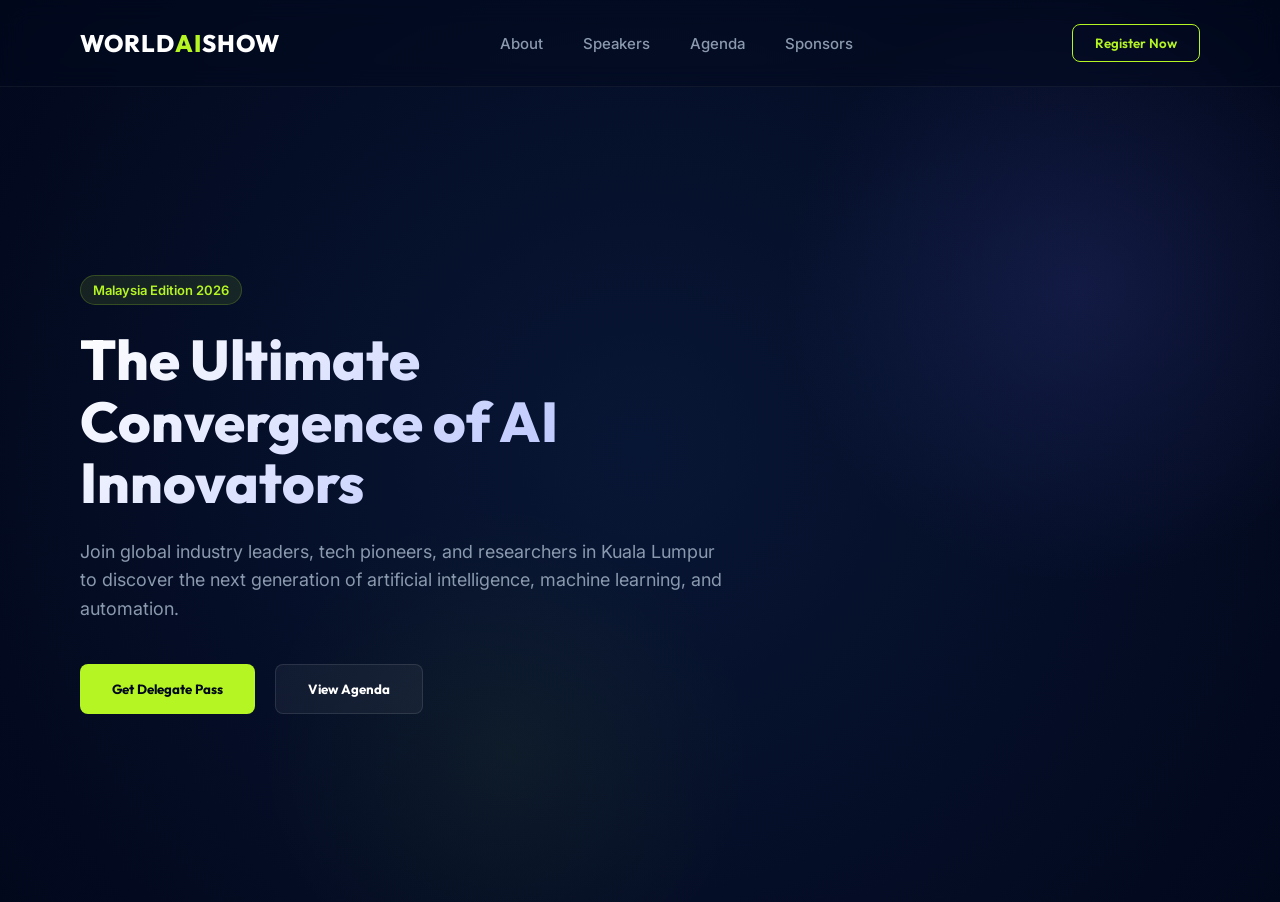
<file: public/popup-preview.html>
﻿<!DOCTYPE html>
<html lang="en">
<head>
    <meta charset="UTF-8">
    <meta name="viewport" content="width=device-width, initial-scale=1.0">
    <title>World AI Show | Malaysia | Premium Pop-up Preview</title>
    <!-- Google Fonts for premium typography -->
    <link rel="preconnect" href="https://fonts.googleapis.com">
    <link rel="preconnect" href="https://fonts.gstatic.com" crossorigin>
    <link href="https://fonts.googleapis.com/css2?family=Inter:wght@300;400;500;600&family=Space+Grotesk:wght@700&family=Outfit:wght@400;600;700;800&display=swap" rel="stylesheet">
    <style>
/* Modern CSS Variables & Design System Tokens */
:root {
    --bg-dark: #02081c;
    --card-bg: #030d29;
    --accent-lime: #b5f523;
    --accent-lime-rgb: 181, 245, 35;
    --accent-cyan: #00f3ff;
    --accent-cyan-rgb: 0, 243, 255;
    --text-white: #ffffff;
    --text-muted: #8a99ad;
    --text-muted-rgb: 138, 153, 173;
    
    --font-outfit: 'Outfit', sans-serif;
    --font-inter: 'Inter', sans-serif;
    
    --shadow-neon: 0 0 30px rgba(0, 243, 255, 0.15), 0 0 50px rgba(181, 245, 35, 0.1);
    --border-glow: 1px solid rgba(0, 243, 255, 0.15);
}

/* Reset and Global Styles */
* {
    margin: 0;
    padding: 0;
    box-box-sizing: border-box;
    box-sizing: border-box;
}

body {
    background-color: var(--bg-dark);
    color: var(--text-white);
    font-family: var(--font-inter);
    overflow-x: hidden;
    min-height: 100vh;
}

/* --- MOCK PAGE STYLING (BACKDROP) --- */
.mock-page {
    position: relative;
    width: 100%;
    min-height: 100vh;
    background: radial-gradient(circle at 50% 50%, #081635 0%, var(--bg-dark) 100%);
    overflow: hidden;
}

.mock-header {
    display: flex;
    justify-content: space-between;
    align-items: center;
    padding: 24px 80px;
    background: rgba(2, 8, 28, 0.4);
    backdrop-filter: blur(12px);
    border-bottom: 1px solid rgba(255, 255, 255, 0.05);
    position: relative;
    z-index: 10;
}

.mock-header .logo {
    font-family: var(--font-outfit);
    font-weight: 800;
    font-size: 24px;
    letter-spacing: 1px;
}

.mock-header .logo span {
    color: var(--accent-lime);
}

.nav-links {
    display: flex;
    gap: 40px;
}

.nav-links a {
    color: var(--text-muted);
    text-decoration: none;
    font-size: 15px;
    font-weight: 500;
    transition: color 0.3s ease;
}

.nav-links a:hover {
    color: var(--text-white);
}

.nav-cta {
    background: transparent;
    border: 1px solid var(--accent-lime);
    color: var(--accent-lime);
    padding: 10px 22px;
    border-radius: 8px;
    font-family: var(--font-outfit);
    font-weight: 600;
    cursor: pointer;
    transition: all 0.3s cubic-bezier(0.16, 1, 0.3, 1);
}

.nav-cta:hover {
    background: var(--accent-lime);
    color: var(--bg-dark);
    box-shadow: 0 0 15px rgba(181, 245, 35, 0.4);
}

.hero-section {
    display: flex;
    align-items: center;
    padding: 120px 80px;
    min-height: calc(100vh - 85px);
    position: relative;
}

.hero-content {
    max-width: 650px;
    z-index: 2;
}

.hero-content .badge {
    display: inline-block;
    padding: 6px 12px;
    background: rgba(181, 245, 35, 0.1);
    border: 1px solid rgba(181, 245, 35, 0.2);
    color: var(--accent-lime);
    border-radius: 20px;
    font-size: 13px;
    font-weight: 600;
    margin-bottom: 24px;
}

.hero-content h1 {
    font-family: var(--font-outfit);
    font-size: 56px;
    line-height: 1.1;
    font-weight: 800;
    margin-bottom: 24px;
    background: linear-gradient(135deg, #fff 0%, #a5b4fc 100%);
    -webkit-background-clip: text;
    -webkit-text-fill-color: transparent;
}

.hero-content p {
    color: var(--text-muted);
    font-size: 18px;
    line-height: 1.6;
    margin-bottom: 40px;
}

.hero-buttons {
    display: flex;
    gap: 20px;
}

.btn-primary {
    background: var(--accent-lime);
    color: var(--bg-dark);
    border: none;
    padding: 16px 32px;
    border-radius: 8px;
    font-family: var(--font-outfit);
    font-weight: 700;
    cursor: pointer;
    transition: all 0.3s cubic-bezier(0.16, 1, 0.3, 1);
}

.btn-primary:hover {
    transform: translateY(-2px);
    box-shadow: 0 10px 20px rgba(181, 245, 35, 0.3);
}

.btn-secondary {
    background: rgba(255, 255, 255, 0.05);
    color: var(--text-white);
    border: 1px solid rgba(255, 255, 255, 0.1);
    padding: 16px 32px;
    border-radius: 8px;
    font-family: var(--font-outfit);
    font-weight: 700;
    cursor: pointer;
    transition: all 0.3s ease;
}

.btn-secondary:hover {
    background: rgba(255, 255, 255, 0.1);
}

.hero-glow-1 {
    position: absolute;
    width: 600px;
    height: 600px;
    background: radial-gradient(circle, rgba(99, 102, 241, 0.15) 0%, transparent 70%);
    top: -100px;
    right: -100px;
    z-index: 1;
}

.hero-glow-2 {
    position: absolute;
    width: 500px;
    height: 500px;
    background: radial-gradient(circle, rgba(181, 245, 35, 0.05) 0%, transparent 70%);
    bottom: -100px;
    left: 20%;
    z-index: 1;
}

/* --- POPUP MODAL OVERLAY --- */
.modal-overlay {
    position: fixed;
    top: 0;
    left: 0;
    width: 100vw;
    height: 100vh;
    z-index: 100;
    display: flex;
    justify-content: center;
    align-items: center;
    opacity: 0;
    pointer-events: none;
    transition: opacity 0.5s cubic-bezier(0.16, 1, 0.3, 1);
}

.modal-overlay.active {
    opacity: 1;
    pointer-events: all;
}

.modal-backdrop-blur {
    position: absolute;
    top: 0;
    left: 0;
    width: 100%;
    height: 100%;
    background: rgba(2, 8, 28, 0.7);
    backdrop-filter: blur(12px);
    -webkit-backdrop-filter: blur(12px);
    transition: all 0.5s ease;
}

/* --- POPUP CARD --- */
.popup-card {
    position: relative;
    width: 900px;
    max-width: 90%;
    height: 500px;
    background: radial-gradient(circle at 80% 20%, #06173a 0%, #02081c 100%);
    border-radius: 24px;
    border: 1px solid rgba(0, 243, 255, 0.15);
    box-shadow: var(--shadow-neon);
    overflow: hidden;
    z-index: 10;
    transform: scale(0.9) translateY(20px);
    opacity: 0;
    transition: transform 0.6s cubic-bezier(0.34, 1.56, 0.64, 1), opacity 0.5s ease;
}

.modal-overlay.active .popup-card {
    transform: scale(1) translateY(0);
    opacity: 1;
}

/* Close Button styling */
.close-btn {
    position: absolute;
    top: 24px;
    right: 24px;
    width: 36px;
    height: 36px;
    border-radius: 50%;
    background: var(--accent-lime);
    border: none;
    display: flex;
    justify-content: center;
    align-items: center;
    cursor: pointer;
    z-index: 30;
    box-shadow: 0 0 15px rgba(181, 245, 35, 0.4);
    transition: all 0.3s cubic-bezier(0.16, 1, 0.3, 1);
}

.close-btn:hover {
    transform: scale(1.1) rotate(90deg);
    background: var(--text-white);
    box-shadow: 0 0 20px rgba(255, 255, 255, 0.6);
}

.close-btn svg path {
    transition: stroke 0.3s ease;
}

.close-btn:hover svg path {
    stroke: var(--bg-dark);
}

/* Layout inner grid */
.popup-inner {
    display: flex;
    width: 100%;
    height: 100%;
}

/* LEFT COLUMN - CONTENT */
.popup-left {
    width: 53%;
    height: 100%;
    padding: 48px 0 44px 48px;
    display: flex;
    flex-direction: column;
    justify-content: space-between;
    position: relative;
    z-index: 5;
}

.accent-bar {
    width: 50px;
    height: 4px;
    background: var(--accent-lime);
    border-radius: 2px;
}

.popup-title {
    font-family: 'Space Grotesk', var(--font-outfit), sans-serif;
    font-size: 40px;
    line-height: 1.15;
    font-weight: 700;
    text-transform: none;
    display: flex;
    flex-direction: column;
    margin-top: 15px;
}

.popup-title span {
    display: block;
    overflow: hidden;
}

.word-white {
    color: var(--text-white);
}

.word-lime {
    color: var(--accent-lime);
    text-shadow: 0 0 10px rgba(181, 245, 35, 0.2);
}

.register-info {
    display: flex;
    align-items: center;
    gap: 16px;
    margin: 20px 0;
}

.icon-circle {
    width: 48px;
    height: 48px;
    border-radius: 50%;
    border: 1.5px solid rgba(255, 255, 255, 0.15);
    background: rgba(255, 255, 255, 0.03);
    display: flex;
    justify-content: center;
    align-items: center;
    color: var(--text-white);
    flex-shrink: 0;
}

.info-text {
    font-size: 15px;
    line-height: 1.4;
    color: var(--text-muted);
    font-weight: 400;
}

/* CTA Button with continuous pulses & shine sweep */
.cta-button {
    display: inline-flex;
    justify-content: space-between;
    align-items: center;
    width: 320px;
    padding: 16px 24px;
    background: var(--accent-lime);
    color: var(--bg-dark);
    text-decoration: none;
    border-radius: 8px;
    font-family: var(--font-outfit);
    font-weight: 800;
    font-size: 15px;
    letter-spacing: 0.5px;
    position: relative;
    overflow: hidden;
    box-shadow: 0 5px 15px rgba(181, 245, 35, 0.3);
    transition: all 0.4s cubic-bezier(0.16, 1, 0.3, 1);
    z-index: 2;
}

.cta-button span {
    position: relative;
    z-index: 5;
}

.cta-arrow {
    position: relative;
    z-index: 5;
    transition: transform 0.4s cubic-bezier(0.16, 1, 0.3, 1);
}

.cta-button:hover {
    transform: translateY(-2px);
    box-shadow: 0 10px 25px rgba(181, 245, 35, 0.5);
    background: var(--text-white);
}

.cta-button:hover .cta-arrow {
    transform: translateX(6px);
}

/* Diagonal shine animation */
.cta-button::after {
    content: '';
    position: absolute;
    top: -50%;
    left: -60%;
    width: 30%;
    height: 200%;
    background: linear-gradient(to right, rgba(255, 255, 255, 0) 0%, rgba(255, 255, 255, 0.8) 50%, rgba(255, 255, 255, 0) 100%);
    transform: rotate(25deg);
    animation: button-shine 4s ease-in-out infinite;
}

/* Trust footer */
.trust-footer {
    display: flex;
    align-items: center;
    gap: 12px;
    margin-top: 15px;
}

.trust-item {
    display: flex;
    align-items: center;
    gap: 6px;
    font-size: 11px;
    font-weight: 500;
    color: var(--text-muted);
    letter-spacing: 0.2px;
    white-space: nowrap;
}

.trust-icon {
    color: var(--accent-lime);
    opacity: 0.95;
    flex-shrink: 0;
}

.trust-divider {
    width: 1px;
    height: 12px;
    background: rgba(255, 255, 255, 0.15);
}

/* RIGHT COLUMN - ANIMATION ZONE */
.popup-right {
    width: 47%;
    height: 100%;
    position: relative;
    display: flex;
    justify-content: center;
    align-items: center;
}

/* Particle Canvas style */
#wave-canvas {
    position: absolute;
    top: 0;
    left: 0;
    width: 100%;
    height: 100%;
    z-index: 1;
    pointer-events: none;
}

/* Ambient glow graphics */
.ambient-glow {
    position: absolute;
    border-radius: 50%;
    filter: blur(80px);
    opacity: 0.35;
    pointer-events: none;
    z-index: 2;
}

.cyan-glow {
    width: 250px;
    height: 250px;
    background: var(--accent-cyan);
    top: 10%;
    right: 15%;
}

.lime-glow {
    width: 200px;
    height: 200px;
    background: var(--accent-lime);
    bottom: 5%;
    left: 10%;
    opacity: 0.25;
}

/* 3D Holographic Tickets Perspective */
.tickets-perspective {
    position: relative;
    width: 280px;
    height: 320px;
    z-index: 5;
    perspective: 1000px;
    display: flex;
    justify-content: center;
    align-items: center;
}

/* Floating bobbing loop */
.tickets-bobbing {
    width: 100%;
    height: 100%;
    position: relative;
    animation: float-y 6s ease-in-out infinite;
}

.tickets-tilt-container {
    width: 100%;
    height: 100%;
    position: relative;
    transform-style: preserve-3d;
    transition: transform 0.15s ease-out;
}

/* Ticket base style */
.ticket {
    position: absolute;
    width: 140px;
    height: 240px;
    background: transparent;
    transform-style: preserve-3d;
    transition: transform 0.3s ease;
}

.ticket-bg-svg {
    position: absolute;
    top: 0;
    left: 0;
    width: 100%;
    height: 100%;
    pointer-events: none;
}

/* Back Ticket */
.ticket-back {
    z-index: 10;
    left: 45px;
    top: 35px;
    transform: translateZ(-35px) rotateY(-18deg) rotateX(12deg) rotateZ(-12deg);
    opacity: 0.65;
}

.ticket-back .ticket-content {
    opacity: 0.5;
}

/* Front Ticket styling with premium neon details */
.ticket-front {
    z-index: 20;
    left: 90px;
    top: 20px;
    transform: translateZ(10px) rotateY(-20deg) rotateX(10deg) rotateZ(-6deg);
}

.ticket-front .ticket-path {
    transition: stroke 0.3s ease;
}

.ticket-front:hover .ticket-path {
    stroke: var(--accent-lime);
}

/* Inner ticket contents */
.ticket-content {
    padding: 20px 14px;
    height: 100%;
    display: flex;
    flex-direction: column;
    justify-content: space-between;
    align-items: center;
    position: relative;
    z-index: 4;
}

.ticket-top {
    text-align: center;
    display: flex;
    flex-direction: column;
    align-items: center;
}

.ticket-badge {
    background: var(--accent-lime);
    color: var(--bg-dark);
    font-family: var(--font-outfit);
    font-weight: 800;
    font-size: 11px;
    padding: 3px 10px;
    border-radius: 4px;
    margin-bottom: 24px;
    letter-spacing: 0.5px;
    box-shadow: 0 0 8px rgba(181, 245, 35, 0.4);
}

.ticket-back .ticket-tag {
    color: var(--accent-cyan);
    font-family: var(--font-outfit);
    font-weight: 800;
    font-size: 13px;
    margin-bottom: 24px;
}

.ticket-main-text, .ticket-label {
    font-family: var(--font-outfit);
    font-weight: 700;
    font-size: 13px;
    letter-spacing: 0.8px;
    color: var(--text-white);
    line-height: 1.2;
}

.ticket-sub-text {
    font-family: var(--font-outfit);
    font-weight: 700;
    font-size: 12px;
    letter-spacing: 1.5px;
    color: var(--accent-cyan);
    margin-top: 2px;
}

.ticket-front:hover .ticket-sub-text {
    color: var(--accent-lime);
}

/* Ticket tear divider line */
.ticket-divider {
    width: 100%;
    position: absolute;
    top: 70%;
    left: 0;
    display: flex;
    justify-content: center;
}

.divider-line {
    width: 80%;
    border-bottom: 1.5px dashed rgba(0, 243, 255, 0.25);
}

.ticket-front:hover .divider-line {
    border-bottom-color: rgba(181, 245, 35, 0.25);
}

.ticket-bottom {
    margin-bottom: 4px;
    color: var(--accent-cyan);
}

.ticket-front:hover .ticket-bottom {
    color: var(--accent-lime);
    filter: drop-shadow(0 0 5px rgba(181, 245, 35, 0.5));
}

/* Neon scanner beam sweep */
.ticket-scanner-beam {
    position: absolute;
    width: calc(100% - 4px);
    height: 4px;
    left: 2px;
    background: linear-gradient(to right, transparent, var(--accent-cyan), transparent);
    box-shadow: 0 0 10px var(--accent-cyan);
    z-index: 6;
    animation: scanner-sweep 3.5s linear infinite;
    opacity: 0.8;
    pointer-events: none;
}

.ticket-front:hover .ticket-scanner-beam {
    background: linear-gradient(to right, transparent, var(--accent-lime), transparent);
    box-shadow: 0 0 10px var(--accent-lime);
}

/* --- ANIMATION KEYFRAMES --- */

/* Bobbing animation */
@keyframes float-y {
    0% {
        transform: translateY(0px);
    }
    50% {
        transform: translateY(-10px);
    }
    100% {
        transform: translateY(0px);
    }
}

/* Laser scan animation */
@keyframes scanner-sweep {
    0% {
        top: 10px;
    }
    50% {
        top: calc(100% - 14px);
    }
    100% {
        top: 10px;
    }
}

/* Shine effect on button */
@keyframes button-shine {
    0% {
        left: -60%;
    }
    30% {
        left: 120%;
    }
    100% {
        left: 120%;
    }
}

/* --- RESPONSIVE MEDIA QUERIES --- */
@media (max-width: 992px) {
    .popup-card {
        height: auto;
        max-height: 90vh;
        width: 600px;
        overflow-y: auto;
    }
    
    .popup-inner {
        flex-direction: column;
    }
    
    .popup-left {
        width: 100%;
        padding: 40px 40px 24px 40px;
        align-items: center;
        text-align: center;
    }
    
    .accent-bar {
        margin-bottom: 16px;
    }
    
    .popup-title {
        font-size: 34px;
        margin-top: 10px;
    }
    
    .register-info {
        margin: 16px 0;
        text-align: left;
    }
    
    .cta-button {
        width: 100%;
        max-width: 320px;
    }
    
    .trust-footer {
        justify-content: center;
        width: 100%;
        margin-top: 16px;
        flex-wrap: wrap;
    }
    
    .popup-right {
        width: 100%;
        height: 240px;
        border-left: none;
    }
    
    .tickets-perspective {
        transform: scale(0.85);
        height: 220px;
    }
    
    .ticket-back {
        left: 30px;
        top: -10px;
    }
    
    .ticket-front {
        left: 75px;
        top: -25px;
    }
    
    .close-btn {
        top: 16px;
        right: 16px;
    }
}

@media (max-width: 600px) {
    .popup-card {
        width: 94%;
        border-radius: 16px;
    }
    
    .popup-left {
        padding: 32px 20px 20px 20px;
    }
    
    .popup-title {
        font-size: 26px;
    }
    
    .register-info {
        gap: 12px;
    }
    
    .info-text {
        font-size: 13px;
    }
    
    .trust-footer {
        flex-direction: column;
        gap: 8px;
    }
    
    .trust-divider {
        display: none;
    }
    
    .popup-right {
        height: 180px;
    }
    
    .tickets-perspective {
        transform: scale(0.68);
        height: 170px;
    }
    
    .ticket-back {
        left: 20px;
        top: -45px;
    }
    
    .ticket-front {
        left: 65px;
        top: -60px;
    }
    
    .close-btn {
        top: 12px;
        right: 12px;
        width: 32px;
        height: 32px;
    }
    
    .mock-header {
        padding: 16px 20px;
    }
    
    .nav-links {
        display: none;
    }
    
    .hero-section {
        padding: 80px 20px;
    }
    
    .hero-content h1 {
        font-size: 36px;
    }
}


</style>
</head>
<body>

    <!-- Mock Event Landing Page (Backdrop) -->
    <div class="mock-page">
        <header class="mock-header">
            <div class="logo">WORLD<span>AI</span>SHOW</div>
            <nav class="nav-links">
                <a href="#about">About</a>
                <a href="#speakers">Speakers</a>
                <a href="#agenda">Agenda</a>
                <a href="#sponsors">Sponsors</a>
            </nav>
            <button class="nav-cta" id="trigger-popup">Register Now</button>
        </header>

        <main class="hero-section">
            <div class="hero-content">
                <span class="badge">Malaysia Edition 2026</span>
                <h1>The Ultimate Convergence of AI Innovators</h1>
                <p>Join global industry leaders, tech pioneers, and researchers in Kuala Lumpur to discover the next generation of artificial intelligence, machine learning, and automation.</p>
                <div class="hero-buttons">
                    <button class="btn-primary" id="trigger-popup-hero">Get Delegate Pass</button>
                    <button class="btn-secondary">View Agenda</button>
                </div>
            </div>
            <div class="hero-glow-1"></div>
            <div class="hero-glow-2"></div>
        </main>
    </div>

    <!-- Popup Modal Overlay -->
    <div class="modal-overlay" id="popup-modal">
        <div class="modal-backdrop-blur"></div>
        
        <!-- Popup Card -->
        <div class="popup-card" id="popup-card">
            
            <!-- Close Button -->
            <button class="close-btn" id="close-popup" aria-label="Close Pop-up">
                <svg width="14" height="14" viewBox="0 0 14 14" fill="none" xmlns="http://www.w3.org/2000/svg">
                    <path d="M1 1L13 13M1 13L13 1" stroke="#02081c" stroke-width="2.5" stroke-linecap="round"/>
                </svg>
            </button>

            <!-- Card Inner Layout -->
            <div class="popup-inner">
                
                <!-- Left Side: Content & Action -->
                <div class="popup-left">
                    <div class="accent-bar"></div>
                    
                    <h2 class="popup-title">
                        <span class="word-white">Limited</span>
                        <span class="word-lime">Free Delegate</span>
                        <span class="word-white">Passes</span>
                        <span class="word-lime">Remaining</span>
                    </h2>

                    <div class="register-info">
                        <div class="icon-circle">
                            <!-- Group of people outline SVG -->
                            <svg width="24" height="24" viewBox="0 0 24 24" fill="none" stroke="currentColor" stroke-width="1.8" stroke-linecap="round" stroke-linejoin="round">
                                <path d="M17 21v-2a4 4 0 0 0-4-4H5a4 4 0 0 0-4 4v2"></path>
                                <circle cx="9" cy="7" r="4"></circle>
                                <path d="M23 21v-2a4 4 0 0 0-3-3.87"></path>
                                <path d="M16 3.13a4 4 0 0 1 0 7.75"></path>
                            </svg>
                        </div>
                        <p class="info-text">Register now before<br>all free passes are claimed.</p>
                    </div>

                    <a href="#" class="cta-button">
                        <span>CLAIM YOUR FREE PASS</span>
                        <svg class="cta-arrow" width="18" height="14" viewBox="0 0 18 14" fill="none" xmlns="http://www.w3.org/2000/svg">
                            <path d="M1 7H15M15 7L10 2M15 7L10 12" stroke="currentColor" stroke-width="2.5" stroke-linecap="round" stroke-linejoin="round"/>
                        </svg>
                    </a>

                    <!-- Bottom Trust Elements -->
                    <div class="trust-footer">
                        <div class="trust-item">
                            <!-- Shield Star Icon -->
                            <svg class="trust-icon" width="16" height="16" viewBox="0 0 24 24" fill="none" stroke="currentColor" stroke-width="2" stroke-linecap="round" stroke-linejoin="round">
                                <path d="M12 22s8-4 8-10V5l-8-3-8 3v7c0 6 8 10 8 10z"/>
                                <polygon points="12 11 13.5 14 16.5 14 14 16 15 19 12 17.5 9 19 10 16 7.5 14 10.5 14"/>
                            </svg>
                            <span>100% Complimentary</span>
                        </div>
                        <div class="trust-divider"></div>
                        <div class="trust-item">
                            <!-- Clock Icon -->
                            <svg class="trust-icon" width="16" height="16" viewBox="0 0 24 24" fill="none" stroke="currentColor" stroke-width="2" stroke-linecap="round" stroke-linejoin="round">
                                <circle cx="12" cy="12" r="10"/>
                                <polyline points="12 6 12 12 16 14"/>
                            </svg>
                            <span>Limited Availability</span>
                        </div>
                        <div class="trust-divider"></div>
                        <div class="trust-item">
                            <!-- Shield Check Icon -->
                            <svg class="trust-icon" width="16" height="16" viewBox="0 0 24 24" fill="none" stroke="currentColor" stroke-width="2" stroke-linecap="round" stroke-linejoin="round">
                                <path d="M12 22s8-4 8-10V5l-8-3-8 3v7c0 6 8 10 8 10z"/>
                                <polyline points="9 11 11 13 15 9"/>
                            </svg>
                            <span>By Invitation Only</span>
                        </div>
                    </div>
                </div>
                
                <!-- Right Side: Animated Wave and Holographic 3D Tickets -->
                <div class="popup-right" id="popup-right-area">
                    <!-- Particle Canvas Background -->
                    <canvas id="wave-canvas"></canvas>

                    <!-- Glow Highlights (Ambient Background Light) -->
                    <div class="ambient-glow cyan-glow"></div>
                    <div class="ambient-glow lime-glow"></div>

                    <!-- 3D Holographic Tickets Wrapper -->
                    <div class="tickets-perspective">
                        <div class="tickets-bobbing">
                            <div class="tickets-tilt-container" id="tickets-tilt">
                                
                                <!-- Back Ticket -->
                                <div class="ticket ticket-back">
                                    <svg class="ticket-bg-svg" viewBox="0 0 140 240" fill="none" xmlns="http://www.w3.org/2000/svg">
                                        <path d="M 12 0 L 58 0 A 12 12 0 0 0 82 0 L 128 0 A 12 12 0 0 1 140 12 L 140 160 A 8 8 0 0 0 140 176 L 140 228 A 12 12 0 0 1 128 240 L 82 240 A 12 12 0 0 0 58 240 L 12 240 A 12 12 0 0 1 0 228 L 0 176 A 8 8 0 0 0 0 160 L 0 12 A 12 12 0 0 1 12 0 Z" fill="#030d29" fill-opacity="0.85" stroke="rgba(0, 243, 255, 0.45)" stroke-width="1.5"/>
                                    </svg>
                                    <div class="ticket-content">
                                        <div class="ticket-top">
                                            <span class="ticket-tag">FREE</span>
                                            <span class="ticket-label">DELEGATE</span>
                                            <span class="ticket-label">PASS</span>
                                        </div>
                                        <div class="ticket-divider">
                                            <div class="divider-line"></div>
                                        </div>
                                        <div class="ticket-bottom">
                                            <svg width="24" height="24" viewBox="0 0 24 24" fill="none" stroke="currentColor" stroke-width="1.5">
                                                <path d="M17 21v-2a4 4 0 0 0-4-4H5a4 4 0 0 0-4 4v2"></path>
                                                <circle cx="9" cy="7" r="4"></circle>
                                            </svg>
                                        </div>
                                    </div>
                                </div>

                                <!-- Front Ticket -->
                                <div class="ticket ticket-front">
                                    <svg class="ticket-bg-svg" viewBox="0 0 140 240" fill="none" xmlns="http://www.w3.org/2000/svg">
                                        <defs>
                                            <filter id="neon-glow-cyan" x="-25%" y="-25%" width="150%" height="150%">
                                                <feGaussianBlur stdDeviation="4" result="blur" />
                                                <feMerge>
                                                    <feMergeNode in="blur" />
                                                    <feMergeNode in="SourceGraphic" />
                                                </feMerge>
                                            </filter>
                                        </defs>
                                        <path class="ticket-path" d="M 12 0 L 58 0 A 12 12 0 0 0 82 0 L 128 0 A 12 12 0 0 1 140 12 L 140 160 A 8 8 0 0 0 140 176 L 140 228 A 12 12 0 0 1 128 240 L 82 240 A 12 12 0 0 0 58 240 L 12 240 A 12 12 0 0 1 0 228 L 0 176 A 8 8 0 0 0 0 160 L 0 12 A 12 12 0 0 1 12 0 Z" fill="#030d29" fill-opacity="0.85" stroke="#00f3ff" stroke-width="1.8" filter="url(#neon-glow-cyan)"/>
                                    </svg>
                                    <div class="ticket-scanner-beam"></div>
                                    <div class="ticket-content">
                                        <div class="ticket-top">
                                            <div class="ticket-badge">FREE</div>
                                            <div class="ticket-main-text">DELEGATE</div>
                                            <div class="ticket-sub-text">PASS</div>
                                        </div>
                                        <div class="ticket-divider">
                                            <div class="divider-line"></div>
                                        </div>
                                        <div class="ticket-bottom">
                                            <svg class="ticket-user-icon" width="28" height="28" viewBox="0 0 24 24" fill="none" stroke="currentColor" stroke-width="1.8" stroke-linecap="round" stroke-linejoin="round">
                                                <path d="M17 21v-2a4 4 0 0 0-4-4H5a4 4 0 0 0-4 4v2"></path>
                                                <circle cx="9" cy="7" r="4"></circle>
                                                <path d="M23 21v-2a4 4 0 0 0-3-3.87"></path>
                                                <path d="M16 3.13a4 4 0 0 1 0 7.75"></path>
                                            </svg>
                                        </div>
                                    </div>
                                </div>

                            </div>
                        </div>
                    </div>
                </div>

            </div>
        </div>
    </div>

    <!-- Scripts -->
    
    <script>
/**
 * ParticleWave class renders a 3D-perspective digital grid wave on an HTML5 canvas.
 * It uses multiple overlapping sine/cosine functions for fluid motion and interpolates
 * color from cyan to lime green to match the design.
 */
class ParticleWave {
    constructor(canvasId) {
        this.canvas = document.getElementById(canvasId);
        if (!this.canvas) return;

        this.ctx = this.canvas.getContext('2d');
        this.particles = [];
        
        // Grid configurations
        this.cols = 28;
        this.rows = 14;
        this.time = 0;
        this.speed = 0.008;

        // Wave parameters
        this.amplitude1 = 12;
        this.amplitude2 = 6;
        this.frequency1 = 0.22;
        this.frequency2 = 0.12;

        this.init();
        this.animate();

        window.addEventListener('resize', () => this.resize());
    }

    init() {
        this.resize();
    }

    resize() {
        const rect = this.canvas.parentElement.getBoundingClientRect();
        // Set display size
        this.canvas.width = rect.width * window.devicePixelRatio;
        this.canvas.height = rect.height * window.devicePixelRatio;
        
        // Scale canvas drawing context to handle retina displays
        this.ctx.scale(window.devicePixelRatio, window.devicePixelRatio);
        this.width = rect.width;
        this.height = rect.height;
    }

    animate() {
        this.time += this.speed;
        this.ctx.clearRect(0, 0, this.width, this.height);

        const spacingX = this.width / (this.cols - 1);
        const spacingY = (this.height * 0.5) / (this.rows - 1);
        const centerY = this.height * 0.55;

        // 2D Array to store calculated 3D coordinates for line drawing
        const gridPoints = [];

        // 1. Calculate positions and project to 2D
        for (let r = 0; r < this.rows; r++) {
            gridPoints[r] = [];
            
            // Depth/perspective scale: 0 is furthest back, 1 is closest front
            const depthRatio = r / (this.rows - 1);
            const scale = 0.35 + 0.65 * depthRatio; 
            
            for (let c = 0; c < this.cols; c++) {
                // Base grid coordinate
                const baseX = c * spacingX;
                const baseY = centerY + (r - this.rows / 2) * spacingY * 0.85;

                // Wave ripple calculation based on X, Z (row depth), and Time
                const wave1 = Math.sin(c * this.frequency1 + r * 0.15 + this.time * 2) * this.amplitude1;
                const wave2 = Math.cos(c * this.frequency2 - this.time * 0.8) * this.amplitude2;
                const dy = (wave1 + wave2) * scale;

                // Project with perspective relative to the center of the screen
                const projX = this.width * 0.5 + (baseX - this.width * 0.5) * scale;
                const projY = baseY + dy * scale + (this.height * 0.12 * (1 - scale));

                // Calculate color interpolation (Cyan on left, Lime Green on right)
                // Normalize X to a ratio between 0 and 1
                const xRatio = Math.max(0, Math.min(1, projX / this.width));
                
                // Cyan RGB: (0, 243, 255)
                // Lime RGB: (181, 245, 35)
                const red = Math.round(0 + (181 - 0) * xRatio);
                const green = Math.round(243 + (245 - 243) * xRatio);
                const blue = Math.round(255 + (35 - 255) * xRatio);
                
                // Fade out particles towards the very back and sides
                const edgeFade = Math.sin(xRatio * Math.PI) * 0.9 + 0.1;
                const alpha = (0.2 + 0.8 * depthRatio) * 0.75 * edgeFade;

                gridPoints[r][c] = {
                    x: projX,
                    y: projY,
                    radius: (0.8 + 1.8 * depthRatio),
                    color: `rgba(${red}, ${green}, ${blue}, ${alpha})`,
                    lineColor: `rgba(${red}, ${green}, ${blue}, ${alpha * 0.15})`
                };
            }
        }

        // 2. Draw connections (Grid Mesh Lines) first so they sit under the dots
        this.ctx.lineWidth = 0.55;
        for (let r = 0; r < this.rows; r++) {
            for (let c = 0; c < this.cols; c++) {
                const current = gridPoints[r][c];

                // Connect to the right neighbor
                if (c < this.cols - 1) {
                    const right = gridPoints[r][c + 1];
                    this.ctx.beginPath();
                    this.ctx.moveTo(current.x, current.y);
                    this.ctx.lineTo(right.x, right.y);
                    this.ctx.strokeStyle = current.lineColor;
                    this.ctx.stroke();
                }

                // Connect to the bottom neighbor (depth-wise connection)
                if (r < this.rows - 1) {
                    const bottom = gridPoints[r + 1][c];
                    this.ctx.beginPath();
                    this.ctx.moveTo(current.x, current.y);
                    this.ctx.lineTo(bottom.x, bottom.y);
                    this.ctx.strokeStyle = current.lineColor;
                    this.ctx.stroke();
                }
            }
        }

        // 3. Draw particles (dots) on top of lines
        for (let r = 0; r < this.rows; r++) {
            for (let c = 0; c < this.cols; c++) {
                const p = gridPoints[r][c];
                
                this.ctx.beginPath();
                this.ctx.arc(p.x, p.y, p.radius, 0, Math.PI * 2);
                this.ctx.fillStyle = p.color;
                
                // Give closer/larger dots a slight glow
                if (p.radius > 1.8) {
                    this.ctx.shadowBlur = 4;
                    this.ctx.shadowColor = p.color;
                } else {
                    this.ctx.shadowBlur = 0;
                }
                
                this.ctx.fill();
            }
        }
        this.ctx.shadowBlur = 0; // Reset shadow

        requestAnimationFrame(() => this.animate());
    }
}

// Initialized when scripts load
document.addEventListener('DOMContentLoaded', () => {
    new ParticleWave('wave-canvas');
});


document.addEventListener('DOMContentLoaded', () => {
    // --- Elements ---
    const modal = document.getElementById('popup-modal');
    const card = document.getElementById('popup-card');
    const closeBtn = document.getElementById('close-popup');
    const triggerHeader = document.getElementById('trigger-popup');
    const triggerHero = document.getElementById('trigger-popup-hero');
    const rightPanel = document.getElementById('popup-right-area');
    const ticketsTilt = document.getElementById('tickets-tilt');

    // --- Modal Open/Close Logic ---
    
    // Open modal function
    const openModal = () => {
        modal.classList.add('active');
        document.body.style.overflow = 'hidden'; // Prevent scrolling
        
        // Reset tilt position to default
        if (ticketsTilt) {
            ticketsTilt.style.transition = 'transform 0.8s cubic-bezier(0.16, 1, 0.3, 1)';
            ticketsTilt.style.transform = 'rotateY(-20deg) rotateX(10deg) rotateZ(0deg)';
        }
    };

    // Close modal function
    const closeModal = () => {
        modal.classList.remove('active');
        document.body.style.overflow = ''; // Restore scrolling
    };

    // Auto-open modal after 1.5 seconds delay
    setTimeout(openModal, 1500);

    // Event listeners for opening
    if (triggerHeader) triggerHeader.addEventListener('click', openModal);
    if (triggerHero) triggerHero.addEventListener('click', openModal);

    // Event listeners for closing
    if (closeBtn) closeBtn.addEventListener('click', closeModal);
    
    // Close modal when clicking outside on the backdrop
    modal.addEventListener('click', (e) => {
        if (e.target.classList.contains('modal-backdrop-blur')) {
            closeModal();
        }
    });
    
    // Allow closing with Escape key
    document.addEventListener('keydown', (e) => {
        if (e.key === 'Escape' && modal.classList.contains('active')) {
            closeModal();
        }
    });

    // --- 3D Holographic Parallax Tilt Effect ---
    if (rightPanel && ticketsTilt) {
        
        rightPanel.addEventListener('mousemove', (e) => {
            const rect = rightPanel.getBoundingClientRect();
            
            // Mouse position relative to center of the panel
            const x = e.clientX - rect.left - (rect.width / 2);
            const y = e.clientY - rect.top - (rect.height / 2);
            
            // Normalized values (-1 to 1)
            const normX = x / (rect.width / 2);
            const normY = y / (rect.height / 2);
            
            // Rotation calculations (max rotation: 28 degrees Y, -22 degrees X)
            // Left move tilts right, right move tilts left
            const rotateY = normX * 28;
            const rotateX = -normY * 22;
            
            // Apply 3D rotation transform dynamically
            // Remove transition for lag-free cursor tracking
            ticketsTilt.style.transition = 'transform 0.08s ease-out';
            ticketsTilt.style.transform = `rotateX(${rotateX}deg) rotateY(${rotateY}deg) rotateZ(-2deg)`;
        });

        // Smooth transition reset when mouse leaves the interaction area
        rightPanel.addEventListener('mouseleave', () => {
            ticketsTilt.style.transition = 'transform 0.6s cubic-bezier(0.25, 1, 0.5, 1)';
            ticketsTilt.style.transform = 'rotateY(-20deg) rotateX(10deg) rotateZ(0deg)';
        });
    }

    // --- Optional: Action button hover ripple triggers ---
    const ctaButton = document.querySelector('.cta-button');
    if (ctaButton) {
        ctaButton.addEventListener('click', (e) => {
            // Optional redirect or action - e.g. custom visual event
            console.log("Free delegate pass claimed!");
        });
    }
});


</script>
</body>
</html>
</file>
